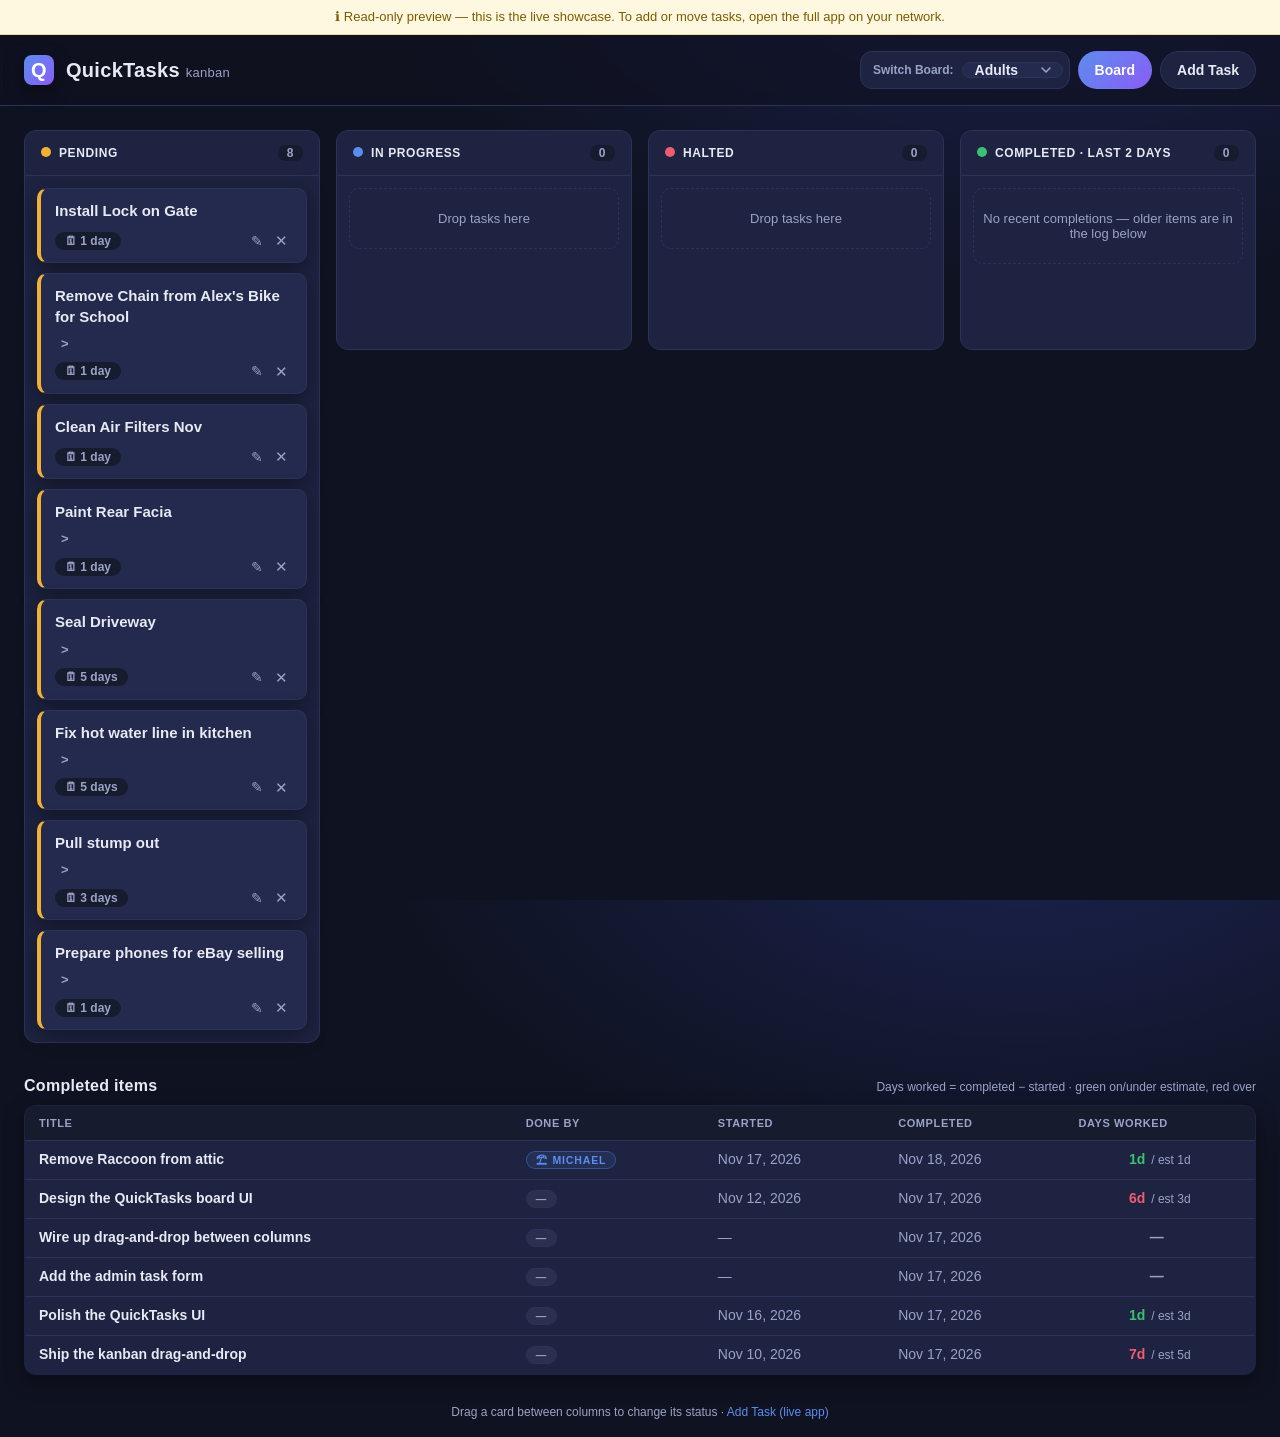
<file: index.html>
<!DOCTYPE html>
<html lang="en">
<head>
  <meta charset="utf-8" />
  <meta name="viewport" content="width=device-width, initial-scale=1" />
  <title>QuickTasks — Board</title>
  <link rel="stylesheet" href="css/style.css" />
</head>
<body>
  <header class="topbar">
    <div class="brand">
      <span class="logo">Q</span>
      <span>QuickTasks <span class="sub">kanban</span></span>
    </div>
    <nav class="nav">
      <div class="switcher" title="Switch between boards — each has its own tasks and settings">
        <label for="board-switch">Switch Board:</label>
        <select id="board-switch" aria-label="Switch board"></select>
      </div>
      <a href="index.html" class="active" id="nav-board">Board</a>
      <a href="admin.html" id="nav-add">Add Task</a>
    </nav>
  </header>

  <section class="points-banner" id="points" aria-label="Team points this week">
    <div class="points-card">
      <div class="points-left">
        <div class="points-label">⚡ Team Points · This Week</div>
        <div class="points-value">
          <span id="points-current">0.00</span>
          <span class="points-sep">/</span>
          <span id="points-goal">3.00</span>
          <span class="points-unit">pts</span>
          <span id="points-status" class="points-status"></span>
        </div>
      </div>
      <div class="points-middle" id="points-miles" aria-label="Milestone badges">
        <div class="points-miles-row">
          <div class="mile" data-m="25"><span class="ico">✓</span>25%</div>
          <div class="mile" data-m="50"><span class="ico">✓</span>50%</div>
          <div class="mile" data-m="75"><span class="ico">✓</span>75%</div>
          <div class="mile mile-final" data-m="100"><span class="ico">👑</span>100%</div>
          <!-- Bonus button: after 100%, lights up once the goal is met -->
          <span id="points-bonus-badge" class="points-bonus-badge" aria-label="Bonus points" hidden><span class="bonus-ico" aria-hidden="true">🎁</span><span class="bonus-val"></span></span>
        </div>
        <!-- Bonus prize previews: dimmed chips under the badges, above the meter. -->
        <div class="points-bonus" id="points-bonus" aria-label="Bonus prizes after goal" hidden>
          <div class="points-bonus-row" id="points-bonus-row"></div>
        </div>
      </div>
      <div class="points-right">
        <div class="points-remaining" id="points-remaining"></div>
        <div class="points-countdown" id="points-countdown"></div>
        <div class="points-ends" id="points-ends"></div>
      </div>
      <div class="points-bar" title="This week's team points toward the goal">
        <div class="points-fill" id="points-fill"></div>
      </div>
    </div>
  </section>

  <main class="board" id="board" aria-label="Task board">
    <!-- Columns are rendered by JS from the active board's config -->
  </main>

  <section class="log" aria-label="Completed items log">
    <div class="log-head">
      <h2>Completed items</h2>
      <span class="hint" id="log-hint">Worked = completed − started · green on/under estimate, red over</span>
    </div>
    <div id="log">
      <p class="log-empty">No completed items yet.</p>
    </div>
  </section>

  <footer class="foot">
    Drag a card between columns to change its status ·
    <a href="admin.html" id="foot-add">Add Task</a>
  </footer>

  <script>
    // ---- Board switching -----------------------------------------------------
    // Each board is its own JSON file (boards/<key>.json) with a `config`
    // block (units, allowed durations, completed window, poll, statuses) plus
    // its `tasks`. The registry (boards.json, via ?boards=1) lists the boards.
    const DEFAULT_CONFIG = {
      units: "days",
      durationOptions: [1, 2, 3, 4, 5],
      completedWindowDays: 2,
      pollMs: 15000,
      descMaxChars: 140,
      statuses: ["Pending", "InProgress", "Halted", "Completed"],
    };
    const DEFAULT_STATUSES = DEFAULT_CONFIG.statuses;
    const STATUS_LABELS = {
      Pending: "Pending",
      InProgress: "In Progress",
      Halted: "Halted",
      Completed: "Completed",
    };

    let config = Object.assign({}, DEFAULT_CONFIG);
    let STATUSES = [];
    let tasks = [];
    let currentBoard = DEFAULT_CONFIG.statuses ? "adults" : "adults";

    const apiUrl = (board) => "api.php?board=" + encodeURIComponent(board || currentBoard);

    // ---- Static / read-only fallback -------------------------------------
    // On a PHP-less host (GitHub Pages, a static file server, a downloaded copy)
    // api.php can't run, so the live API returns 404/415. Instead of showing an
    // empty board, load the committed JSON directly (boards.json + boards/*.json)
    // and lock the UI read-only. On a real PHP host this flag stays false and the
    // live API is used exactly as before.
    let STATIC = false;
    async function loadStatic(boardKey) {
      const reg = await fetch("boards.json", { cache: "no-store" }).then(r => r.json());
      const boards = reg.boards || [];
      const keys = boards.map(b => b.key);
      let key = keys.includes(boardKey) ? boardKey
            : (reg.default && keys.includes(reg.default) ? reg.default : (keys[0] || "adults"));
      const meta = boards.find(b => b.key === key) || {};
      const board = await fetch("boards/" + encodeURIComponent(key) + ".json", { cache: "no-store" })
        .then(r => r.json());
      return {
        key,
        board: { key, name: meta.name || board.config?.name || key },
        config: Object.assign({}, DEFAULT_CONFIG, board.config || {}),
        tasks: board.tasks || [],
        registry: { default: reg.default || key, boards },
      };
    }

    const statusLabel = (k) => STATUS_LABELS[k] || k;
    const boardParam = () => "?board=" + encodeURIComponent(currentBoard);

    // ---- Auto-scroll on drag -----------------------------------------------
    // The signal: the dragged card LEAVING its own column -- the moment its
    // source column's highlight disappears. A card can't enter a different
    // column's highlight if that column is scrolled off-screen, so we watch
    // the pointer instead: when the live drag position is no longer over the
    // source column, scroll the page smoothly back to the top so the other
    // buckets are visible for the drop. One-shot per drag.
    let scrollRAF = null;
    let activeSourceCol = null;
    let leftSource = false;

    // A "full browser" is the wide, side-by-side layout (> 900px, where the
    // columns sit tall and off-screen buckets need the scroll-to-top helper).
    // Below that (an iPhone / small viewport) the device auto-scrolls, so the
    // forced scroll-to-top must stay off.
    function isFullBrowser() {
      return window.innerWidth > 900;
    }

    function startAutoScrollToTop() {
      // A scroll is already running -- leave it; it will finish to the top.
      if (scrollRAF) return;
      const step = () => {
        const y = window.scrollY || document.documentElement.scrollTop;
        if (y <= 1) {                      // reached the top -> stop
          window.scrollTo(0, 0);
          scrollRAF = null;
          return;
        }
        const next = y - Math.max(6, Math.ceil(y * 0.14)); // ease-out
        window.scrollTo(0, next);
        scrollRAF = requestAnimationFrame(step);
      };
      scrollRAF = requestAnimationFrame(step);
    }

    function stopAutoScroll() {
      if (scrollRAF) {
        cancelAnimationFrame(scrollRAF);
        scrollRAF = null;
      }
    }

    document.addEventListener("dragover", (e) => {
      if (!activeSourceCol || leftSource) return;
      // The smooth scroll-to-top is a FULL-BROWSER convenience: on a wide layout
      // the columns stack tall and the other buckets can be off-screen, so when
      // the dragged card leaves the source column we bring them into view. On a
      // small/touch viewport (an iPhone) the device auto-scrolls as the finger
      // nears an edge, so we must NOT force a scroll-to-top here -- doing so yanks
      // the board up and the user has to scroll back down to find In Progress.
      if (isFullBrowser()) {
        const r = activeSourceCol.getBoundingClientRect();
        const inside =
          e.clientX >= r.left && e.clientX <= r.right &&
          e.clientY >= r.top  && e.clientY <= r.bottom;
        if (!inside) {
          leftSource = true;                 // highlight of the source just left
          startAutoScrollToTop();
        }
      }
    });
    // -----------------------------------------------------------------------

    const board = document.getElementById("board");
    const switcherEl = document.getElementById("board-switch");

    function esc(s) {
      return String(s).replace(/[&<>"']/g, c => (
        { "&": "&amp;", "<": "&lt;", ">": "&gt;", '"': "&quot;", "'": "&#39;" }[c]
      ));
    }

    function buildStatuses() {
      STATUSES = (config.statuses && config.statuses.length
        ? config.statuses
        : DEFAULT_STATUSES
      ).map((k) => ({ key: k, label: statusLabel(k) }));
    }

    // A completed card sits in the Completed column for the board's configured
    // window, then it lives on in the "Completed items" log only.
    function inCompletedWindow(t, now) {
      const ref = t.completed || t.created;
      if (!ref) return true; // no timestamp -> keep visible rather than hide
      // The window is the board's own `completedWindowDays` (per-board config, v1.28).
      // `?? default` keeps an explicit 0 valid (hide all from the column) instead of
      // silently falling back to 2 the way the old `|| 2` would have.
      const days = config.completedWindowDays ?? DEFAULT_CONFIG.completedWindowDays;
      const win = days * 86400000;
      return now - new Date(ref).getTime() <= win;
    }

    // Units-aware estimate badge: "🗓 3 days" for a days board, "⏱ 30 minutes" for
    // a minutes board.
    function unitWord(n) {
      if (config.units === "minutes") return n === 1 ? "minute" : "minutes";
      if (config.units === "hours")   return n === 1 ? "hour" : "hours";
      return n === 1 ? "day" : "days";
    }
    function durationBadge(d) {
      const n = Number(d) || 0;
      const icon = config.units === "minutes" ? "⏱" : (config.units === "hours" ? "🕒" : "🗓");
      return `<span class="days">${icon} ${n} ${unitWord(n)}</span>`;
    }

    // ---- Live InProgress timer -------------------------------------------
    // A stopwatch for any task sitting in InProgress. Format is hh:mm:ss.d
    // (deciseconds); leading zero groups are collapsed so 27.5s reads "27.5" and
    // 27m15.1s reads "27:15.1" (the examples Michael gave). The origin is the
    // task's `started` stamp (set on the Pending -> InProgress transition); a
    // missing/invalid one falls back to `created`, then to render time. The start
    // is stored on the pill as data-start so the single global 100ms ticker can
    // refresh every InProgress card in place -- no board rebuild per tick.
    function inprogressTimerPill(t) {
      let startMs = t.started ? Date.parse(String(t.started)) : NaN;
      if (isNaN(startMs) && t.created) startMs = Date.parse(String(t.created));
      if (isNaN(startMs)) startMs = Date.now();
      return `<span class="timer" data-start="${startMs}" title="Time in progress (since ${new Date(startMs).toLocaleTimeString()})"><span class="timer-dot"></span><span class="timer-val">0.0</span></span>`;
    }
    function fmtTimer(ms) {
      if (!(ms >= 0)) ms = 0;
      const totalDeci = Math.floor(ms / 100);   // whole deciseconds
      const d = totalDeci % 10;                 // the decisecond digit (0-9)
      const totalSec = Math.floor(totalDeci / 10);
      const s = totalSec % 60;
      const m = Math.floor(totalSec / 60) % 60;
      const h = Math.floor(totalSec / 3600);
      // Collapse leading zero groups: show hours only if > 0, minutes only if an
      // outer group is present. The seconds.decisecond is always the live group.
      if (h > 0) return h + ":" + String(m).padStart(2, "0") + ":" + String(s).padStart(2, "0") + "." + d;
      if (m > 0) return m + ":" + String(s).padStart(2, "0") + "." + d;
      return s + "." + d;
    }
    // One global ticker drives every InProgress pill in place. 100ms = one
    // decisecond, so the last digit visibly ticks. Elapsed is recomputed from the
    // absolute start time each tick, so it stays drift-free even if a frame slips.
    let timerTicker = null;
    function tickTimers() {
      const now = Date.now();
      document.querySelectorAll(".card .timer[data-start]").forEach((el) => {
        const start = Number(el.dataset.start) || now;
        const v = el.querySelector(".timer-val");
        if (v) v.textContent = fmtTimer(now - start);
      });
    }
    function startTimerTicker() {
      if (timerTicker) return;
      tickTimers();
      timerTicker = setInterval(tickTimers, 100);
    }

    function render() {
      board.innerHTML = "";
      const now = Date.now();
      STATUSES.forEach((s) => {
        let inStatus = tasks.filter(t => t.status === s.key);
        // Scheduled tasks: a task with a future canStartOnUTC stays in the JSON but
        // is hidden from its column until that time arrives. Once canStartOnUTC
        // passes it shows normally. Only affects Pending (a task that has
        // started/finished has no meaningful "can start on" gate).
        inStatus = inStatus.filter((t) => {
          if (t.status !== "Pending" || t.canStartOnUTC == null) return true;
          const gate = Date.parse(String(t.canStartOnUTC));
          return !(Number.isNaN(gate) ? false : gate > now);
        });
        // Completed column shows only the configured window; older ones move to the log.
        if (s.key === "Completed") {
          inStatus = inStatus.filter(t => inCompletedWindow(t, now));
          // v1.27: most-recently-completed on top. Sort by completed desc, tie
          // broken by created desc, so a task just completed always jumps to the
          // top and pushes the rest down (even when several share a timestamp).
          const ts = (x) => { const t = Date.parse(String(x.completed || x.created || "")); return Number.isNaN(t) ? 0 : t; };
          inStatus.sort((a, b) => ts(b) - ts(a));
        }
        const col = document.createElement("section");
        col.className = "column";
        col.dataset.status = s.key;

        // Header echoes the board's own window so the column label always matches
        // the filter above (per-board `completedWindowDays`, v1.28).
        const cwDays = config.completedWindowDays ?? DEFAULT_CONFIG.completedWindowDays;
        const headLabel = s.key === "Completed"
          ? `Completed · last ${cwDays} day${cwDays === 1 ? "" : "s"}`
          : s.label;
        col.innerHTML =
          `<div class="col-head">
             <span><span class="dot"></span>${esc(headLabel)}</span>
             <span class="count">${inStatus.length}</span>
           </div>
           <div class="col-body"></div>`;

        const body = col.querySelector(".col-body");
        if (inStatus.length === 0) {
          const hint = document.createElement("div");
          hint.className = "empty-hint";
          const olderCompleted = tasks.some(t => t.status === "Completed" && !inCompletedWindow(t, now));
          hint.textContent = (s.key === "Completed" && olderCompleted)
            ? "No recent completions — older items are in the log below"
            : "Drop tasks here";
          body.appendChild(hint);
        }
        inStatus.forEach((t) => body.appendChild(makeCard(t)));

        // Drop handling on the column.
        col.addEventListener("dragover", (e) => {
          e.preventDefault();
          e.dataTransfer.dropEffect = "move";
          col.classList.add("drop-hover");
        });
        col.addEventListener("dragleave", () => col.classList.remove("drop-hover"));
        col.addEventListener("drop", async (e) => {
          e.preventDefault();
          col.classList.remove("drop-hover");
          const id = e.dataTransfer.getData("text/plain");
          if (!id) return;
          const t = tasks.find(x => x.id === id);
          // Dropping a Pending task into In Progress asks who's doing it -- but
          // ONLY if it isn't already assigned. An already-assigned task just moves
          // (carrying its worker), no prompt.
          if (t && t.status === "Pending" && s.key === "InProgress" && !t.assignee) {
            await openAssigneeModal(id, "InProgress");
            return;
          }
          await moveTask(id, s.key);
        });

        board.appendChild(col);
      });
    }

    function makeCard(t) {
      const card = document.createElement("article");
      card.className = "card";
      card.draggable = true;
      card.dataset.id = t.id;
      const hasDesc = !!(t.description && String(t.description).trim());
      // Assignee tag: shown for any active task (so you always see who owns it),
      // or for a Pending task that already has a worker. Tapping it reassigns --
      // EXCEPT a Completed task: its owner is frozen, so the tag renders locked
      // (no pointer, no picker) the same way the edit pencil locks.
      const assignee = t.assignee || "";
      const showAssignee = assignee || t.status !== "Pending";
      const ownerLocked = t.status === "Completed";
      // Repeat chip: a small "↻ 07:00 daily" indicator when a task carries a repeat
      // spec, so a recurring chore reads as recurring at a glance. When the task has a
      // clock anchor (repeat.at), we show the wall-clock time it re-appears (drift-proof);
      // otherwise just the cadence. It is purely informational; the actual spawn happens
      // server-side on completion, and the spawned copy is unassigned.
      const rep = (t.repeat && typeof t.repeat === 'object') ? t.repeat : null;
      let repShort = '';
      let repTitle = '';
      if (rep) {
        const unitWord = ({hours:'hour', days:'day', weeks:'week'}[rep.unit] || rep.unit);
        const everyWord = rep.every + ' ' + unitWord + (Number(rep.every) === 1 ? '' : 's');
        repShort = rep.every + ' ' + ({hours:'h', days:'d', weeks:'w'}[rep.unit] || rep.unit);
        if (rep.at) {
          try {
            const atD = new Date(rep.at);
            const hh = String(atD.getHours()).padStart(2, '0');
            const mm = String(atD.getMinutes()).padStart(2, '0');
            // The chip template already prints the ↻ icon, so repShort carries only
            // the time + cadence (NO leading ↻) to avoid a double icon.
            repShort = hh + ':' + mm + ' ' + ({hours:'h', days:'d', weeks:'w'}[rep.unit] || rep.unit);
            repTitle = 'Re-appears at ' + hh + ':' + mm + ' every ' + everyWord +
                       ' — a new (unassigned) copy is created when this one is completed';
          } catch (e) { repTitle = 'Repeats every ' + everyWord; }
        } else {
          repTitle = 'Repeats every ' + everyWord + ' — a new (unassigned) copy is created when this one is completed';
        }
      }
      const repeatChip = rep
        ? `<span class="repeat-chip" title="${repTitle}">↻ ${repShort}</span>`
        : "";
      const assigneeTag = showAssignee
        ? `<div class="assignee ${ownerLocked ? 'locked' : assignee ? 'assigned' : 'unassigned'}" data-id="${esc(t.id)}" title="${ownerLocked ? 'Owner locked \u2014 a completed task\u2019s owner cannot be changed' : assignee ? 'Assigned to ' + esc(assignee) + ' \u2014 tap to change' : 'Unassigned \u2014 tap to assign'}"><span class="assignee-name">${assignee ? esc(assignee) : 'Unassigned'}</span></div>`
        : "";
      // Live InProgress timer pill (only for tasks currently in progress).
      const timerPill = t.status === "InProgress" ? inprogressTimerPill(t) : "";
      card.innerHTML =
        `${assigneeTag}
         <div class="title">${esc(t.title)}</div>
         ${hasDesc ? `<button class="desc-toggle" title="Show description" aria-label="Show description">&gt;</button>` : ""}
         ${hasDesc ? `<div class="desc" hidden>${esc(t.description)}</div>` : ""}
         <div class="meta">
           <span class="meta-left">
             ${timerPill}
             ${repeatChip}
             ${durationBadge(t.duration != null ? t.duration : t.days)}
           </span>
           <span class="meta-actions">
             ${t.status === "Pending"
               ? '<button class="edit" title="Edit task" aria-label="Edit task">✎</button>'
               : '<span class="edit locked" title="Locked — only Pending tasks can be edited" aria-label="Locked">🔒</span>'}
             ${t.status === "Completed"
               ? '<span class="del locked" title="Locked — completed tasks cannot be deleted" aria-label="Locked">🔒</span>'
               : '<button class="del" title="Delete task" aria-label="Delete task">✕</button>'}
           </span>
         </div>`;

      // Edit pencil -> the admin edit view, prepopulated with this task's id
      // and the current board. Only Pending tasks can be edited; anything else
      // shows a lock instead. NOTE: boardParam() begins with '?', so build the
      // query with & after the id (not a second ?), or the id gets corrupted.
      const editEl = card.querySelector(".edit");
      if (editEl && t.status === "Pending" && editEl.tagName === "BUTTON") {
        editEl.addEventListener("click", (e) => {
          e.stopPropagation();
          window.location.href = "admin.html?id=" + encodeURIComponent(t.id) + "&board=" + encodeURIComponent(currentBoard);
        });
        editEl.addEventListener("dragstart", (e) => e.stopPropagation());
      }

      // The ">" toggle shows/hides the description without starting a drag.
      const toggle = card.querySelector(".desc-toggle");
      if (toggle) {
        toggle.addEventListener("click", (e) => {
          e.stopPropagation();
          const d = card.querySelector(".desc");
          if (!d) return;
          d.hidden = !d.hidden;
          toggle.textContent = d.hidden ? "\u003e" : "\u25be"; // > when collapsed, ▾ when open
          toggle.title = d.hidden ? "Show description" : "Hide description";
        });
        toggle.addEventListener("dragstart", (e) => e.stopPropagation());
      }

      // Drag lifecycle: record this card's source column. The document-level
      // dragover watcher (above) starts the smooth scroll the moment the
      // pointer leaves that column's bounds -- i.e. when its highlight would
      // disappear -- so the other columns scroll into view for the drop.
      card.addEventListener("dragstart", (e) => {
        e.dataTransfer.setData("text/plain", t.id);
        e.dataTransfer.effectAllowed = "move";
        card.classList.add("dragging");
        activeSourceCol = card.closest(".column");
        leftSource = false;
        stopAutoScroll();
      });
      card.addEventListener("dragend", () => {
        card.classList.remove("dragging");
        stopAutoScroll();
        activeSourceCol = null;
        leftSource = false;
      });

      const delEl = card.querySelector(".del");
      if (delEl) {
        delEl.addEventListener("click", async (e) => {
          e.stopPropagation();
          // Delete lock: a completed task is permanent -- refuse (also enforced by api.php).
          if (t.status === "Completed") return;
          // Guard the permanent delete with a confirm modal.
          if (await confirmDelete(t)) await deleteTask(t.id);
        });
      }

      // Tapping the assignee tag opens the worker picker to reassign. It must not
      // start a card drag or trigger the delete/edit handlers, so stop everything.
      const assigneeEl = card.querySelector(".assignee");
      if (assigneeEl) {
        // Completed tasks carry the owner lock: the picker must not open.
        const completedLocked = t.status === "Completed";
        assigneeEl.addEventListener("click", (e) => {
          e.stopPropagation();
          if (completedLocked) return;
          // Reassigning keeps the task in its CURRENT column -- pass its live
          // status as the target so a tag tap never moves it elsewhere.
          const tt = tasks.find(x => x.id === t.id) || t;
          openAssigneeModal(t.id, tt.status);
        });
        assigneeEl.addEventListener("dragstart", (e) => e.stopPropagation());
      }
      return card;
    }

    async function load() {
      let data;
      try {
        const res = await fetch(apiUrl(currentBoard), { cache: "no-store" });
        if (!res.ok) throw new Error("HTTP " + res.status);
        data = await res.json();
      } catch (err) {
        // PHP isn't running here (GitHub Pages / static host). Fall back to the
        // committed JSON so the board still renders. Writes become read-only.
        STATIC = true;
        const s = await loadStatic(currentBoard);
        currentBoard = s.key;
        data = s;
        showReadOnlyBanner();
      }
      config = Object.assign({}, DEFAULT_CONFIG, data.config || {});
      tasks = data.tasks || [];
      buildStatuses();
      render();
      renderLog();
      renderPoints();
      document.title = "QuickTasks — " + (config.name || "Board");
    }

    // A small notice so a viewer on the static host knows edits won't stick.
    let readOnlyBannerEl = null;
    function showReadOnlyBanner() {
      if (readOnlyBannerEl) return;
      readOnlyBannerEl = document.createElement("div");
      readOnlyBannerEl.className = "readonly-banner";
      readOnlyBannerEl.textContent =
        "\u2139 Read-only preview \u2014 this is the live showcase. To add or move tasks, open the full app on your network.";
      document.body.insertBefore(readOnlyBannerEl, document.body.firstChild);
      const add = document.getElementById("foot-add");
      if (add) { add.textContent = "Add Task (live app)"; add.title = "Opens the live app on your network"; }
    }

    function fmtDate(s) {
      if (!s) return "—";
      const d = new Date(s);
      if (isNaN(d)) return "—";
      return d.toLocaleDateString(undefined, { year: "numeric", month: "short", day: "numeric" });
    }

    // Elapsed time from started to completed, in the board's own units
    // (minutes board -> minutes; days board -> whole calendar days).
    function workedInUnits(started, completed) {
      if (!started || !completed) return null;
      const ms = new Date(completed) - new Date(started);
      if (isNaN(ms)) return null;
      if (config.units === "minutes") return Math.max(0, Math.ceil(ms / 60000));
      if (config.units === "hours")   return Math.max(0, Math.ceil(ms / 3600000));
      return Math.max(0, Math.ceil(ms / 86400000));
    }
    function unitShort() {
      if (config.units === "minutes") return "m";
      if (config.units === "hours")   return "h";
      return "d";
    }
    function unitHeader() {
      if (config.units === "minutes") return "Minutes worked";
      if (config.units === "hours")   return "Hours worked";
      return "Days worked";
    }

    function renderLog() {
      const el = document.getElementById("log");
      const hint = document.getElementById("log-hint");
      if (hint) {
        hint.textContent = `${unitHeader()} = completed − started · green on/under estimate, red over`;
      }
      const done = tasks
        .filter(t => t.status === "Completed")
        .sort((a, b) => String(b.completed || b.created || "").localeCompare(String(a.completed || a.created || "")));

      if (done.length === 0) {
        el.innerHTML = '<p class="log-empty">No completed items yet.</p>';
        return;
      }

      const rows = done.map((t) => {
        const est = Number(t.duration != null ? t.duration : t.days) || 0;
        const dw = workedInUnits(t.started, t.completed);
        const u = unitShort();
        let cls, val, cmp;
        if (dw === null) {
          cls = "days-na"; val = "—"; cmp = "";
        } else if (dw <= est) {
          cls = "days-ok"; val = String(dw) + u; cmp = " / est " + est + u;
        } else {
          cls = "days-over"; val = String(dw) + u; cmp = " / est " + est + u;
        }
        // "Done by" column: a non-interactive bubble matching the card's owner
        // tag, shown when the task has an owner; a quiet dash when unassigned.
        const owner = (t.assignee || "").trim();
        const ownerCell = owner
          ? `<span class="log-owner" title="Done by ${esc(owner)}"><span class="log-owner-name">${esc(owner)}</span></span>`
          : `<span class="log-owner unassigned" title="No owner">—</span>`;
        return `
          <tr>
            <td class="c-title">${esc(t.title)}</td>
            <td class="c-owner">${ownerCell}</td>
            <td class="c-date">${fmtDate(t.started)}</td>
            <td class="c-date">${fmtDate(t.completed)}</td>
            <td class="c-num"><span class="days-cell ${cls}">${val}<span class="est">${cmp}</span></span></td>
          </tr>`;
      }).join("");

      el.innerHTML =
        `<table class="log-table">
           <thead>
             <tr>
               <th>Title</th>
               <th>Done by</th>
               <th>Started</th>
               <th>Completed</th>
               <th>${esc(unitHeader())}</th>
             </tr>
           </thead>
           <tbody>${rows}</tbody>
         </table>`;
    }

    async function moveTask(id, status, assignee) {
      if (STATIC) {
        alert("Read-only preview \u2014 task changes are only available in the live app.");
        return;
      }
      const t = tasks.find(x => x.id === id);
      if (!t) return;
      const prevStatus = t.status;
      const prevAssignee = t.assignee;
      // Capture the lifecycle stamps too, so a failed PATCH can roll them back.
      const prevStarted = t.started;
      const prevCompleted = t.completed;
      const changingStatus = status !== undefined && status !== null && t.status !== status;
      const changingAssignee = assignee !== undefined && (assignee || null) !== (t.assignee || null);
      if (!changingStatus && !changingAssignee) return; // nothing to do
      // ---- Optimistic update (mirrors the server's lifecycle stamping) ----
      // Stamp `started`/`completed` exactly the way api.php does, so the card's
      // in-progress timer starts at ~0 right away. Without this the pill falls
      // back to the task's `created` time and flashes a huge elapsed value
      // ("38:22:30.6" for a task moved 11 seconds ago) until the next poll.
      const nowISO = new Date().toISOString();
      if (changingStatus) {
        t.status = status;
        if (status === "InProgress" && prevStatus !== "InProgress") t.started = nowISO;
        if (status === "Pending") delete t.started;
        if (status === "Completed") t.completed = nowISO;
      }
      if (changingAssignee) t.assignee = assignee || null;
      render();
      try {
        const body = { id };
        if (changingStatus) body.status = status;
        if (changingAssignee) body.assignee = assignee || ""; // "" clears server-side
        const r = await fetch(apiUrl(currentBoard), {
          method: "PATCH",
          headers: { "Content-Type": "application/json" },
          body: JSON.stringify(body),
        });
        const data = await r.json().catch(() => ({}));
        if (!r.ok) throw new Error(data.error || ("PATCH failed " + r.status));
        // Reconcile the card with the server's authoritative task so the
        // optimistic stamps match exactly what was written.
        if (data.task) Object.assign(t, data.task);
        // A repeating task that just completed spawns a fresh Pending copy; add
        // it now so the board shows it instead of waiting for the next poll.
        if (data.spawned && data.spawned.id) tasks.push(data.spawned);
        render();
      } catch (err) {
        // Roll back EVERYTHING we changed optimistically.
        t.status = prevStatus;
        t.assignee = prevAssignee;
        if (prevStarted === undefined) delete t.started; else t.started = prevStarted;
        if (prevCompleted === undefined) delete t.completed; else t.completed = prevCompleted;
        render();
        alert("Could not update task: " + err.message);
      }
    }

    async function deleteTask(id) {
      if (STATIC) {
        alert("Read-only preview \u2014 task changes are only available in the live app.");
        return;
      }
      // Delete lock (defense in depth; api.php enforces it too): a completed task
      // is permanent, so never even attempt to delete it from the client.
      const t = tasks.find(x => x.id === id);
      if (t && t.status === "Completed") {
        alert("Cannot delete \u2014 a completed task is locked and permanent.");
        return;
      }
      const r = await fetch(apiUrl(currentBoard) + "&id=" + encodeURIComponent(id), { method: "DELETE" });
      if (!r.ok) { alert("Could not delete task."); return; }
      tasks = tasks.filter(t => t.id !== id);
      render();
    }

    // ---- Board switcher ------------------------------------------------------
    async function initSwitcher() {
      // Which board is active? URL wins, then the last one you picked, then the registry default.
      const params = new URLSearchParams(location.search);
      const fromUrl = params.get("board");
      const saved = localStorage.getItem("qt.board");
      let active = fromUrl || saved || "adults";

      let registry;
      try {
        const res = await fetch("api.php?boards=1", { cache: "no-store" });
        if (!res.ok) throw new Error("HTTP " + res.status);
        registry = await res.json();
      } catch (err) {
        // Static host: pull the registry from the committed boards.json.
        STATIC = true;
        registry = (await loadStatic(active)).registry;
      }
      try {
        const boards = registry.boards || [];
        const keys = boards.map(b => b.key);
        if (!keys.includes(active)) {
          active = (registry.default && keys.includes(registry.default)) ? registry.default : (keys[0] || "adults");
        }
        currentBoard = active;
        switcherEl.innerHTML = boards.map(b =>
          `<option value="${esc(b.key)}">${esc(b.name)}</option>`
        ).join("");
        switcherEl.value = currentBoard;

        switcherEl.addEventListener("change", () => {
          currentBoard = switcherEl.value;
          localStorage.setItem("qt.board", currentBoard);
          // Full reload so the new board's config + tasks load cleanly.
          const url = new URL(location.href);
          url.searchParams.set("board", currentBoard);
          location.href = url.pathname + url.search;
        });
      } catch (err) {
        // No registry / API down: keep the default board name, single option.
        switcherEl.innerHTML = `<option value="adults">Adults</option>`;
        currentBoard = "adults";
      }

      // Point the nav / footer "Add Task" links at the active board so the
      // admin form adds to the right board.
      document.getElementById("nav-add").href = "admin.html" + boardParam();
      document.getElementById("foot-add").href = "admin.html" + boardParam();
      document.getElementById("nav-board").href = "index.html" + boardParam();
    }

    // ---- Assignee (worker) modal -------------------------------------------
    // A quick "who's doing this?" picker shown when a Pending task is dropped
    // into In Progress, and when tapping an existing card's assignee tag.
    // Buttons = one per worker on the current board (from config.workers).
    let assigneeResolve = null; // resolve() for the in-flight picker
    function openAssigneeModal(taskId, targetStatus) {
      const t = tasks.find(x => x.id === taskId);
      if (!t) return Promise.resolve();
      const workers = Array.isArray(config.workers) ? config.workers.slice() : [];
      // No workers configured for this board: nothing to pick, just move it.
      if (workers.length === 0) {
        return Promise.resolve().then(() => moveTask(taskId, targetStatus || "InProgress"));
      }
      ensureModalMarkup();
      const modal = document.getElementById("assignee-modal");
      const grid = document.getElementById("assignee-grid");
      const title = document.getElementById("assignee-title");
      const close = document.getElementById("assignee-cancel");
      const cur = t.assignee || "";
      title.innerHTML = "Who is doing <strong>\u201c" + esc(t.title) + "\u201d</strong>?";
      grid.innerHTML = workers.map((w) =>
        `<button type="button" class="assignee-btn${cur === w ? " current" : ""}" data-worker="${esc(w)}">${esc(w)}${cur === w ? " \u2713" : ""}</button>`
      ).join("");
      modal.classList.add("open");

      const cleanup = () => {
        modal.classList.remove("open");
        document.removeEventListener("keydown", onKey);
        assigneeResolve = null;
      };
      const pick = (worker) => {
        const resolve = assigneeResolve;
        cleanup();
        // Picking a worker STARTS the task: move it to the target status and
        // attach the worker in one PATCH.
        moveTask(taskId, targetStatus || "InProgress", worker);
        if (resolve) resolve(worker);
      };
      const cancel = () => {
        const resolve = assigneeResolve;
        cleanup();
        // Cancelled -> don't start it; leave the task where it was (Pending).
        if (resolve) resolve(null);
      };
      grid.querySelectorAll(".assignee-btn").forEach((btn) =>
        btn.addEventListener("click", () => pick(btn.dataset.worker))
      );
      close.onclick = cancel;
      modal.onclick = (e) => { if (e.target === modal) cancel(); };
      const onKey = (e) => { if (e.key === "Escape") cancel(); };
      document.addEventListener("keydown", onKey);

      return new Promise((resolve) => { assigneeResolve = resolve; });
    }

    function ensureModalMarkup() {
      if (document.getElementById("assignee-modal")) return;
      const m = document.createElement("div");
      m.className = "assignee-overlay";
      m.id = "assignee-modal";
      m.innerHTML =
        `<div class="assignee-card" role="dialog" aria-modal="true" aria-labelledby="assignee-title">
           <h2 id="assignee-title" class="assignee-h">Who is doing this?</h2>
           <div class="assignee-grid" id="assignee-grid"></div>
           <div class="assignee-actions">
             <button type="button" class="btn secondary" id="assignee-cancel">Cancel</button>
           </div>
         </div>`;
      document.body.appendChild(m);
    }

    // ---- Delete-confirm modal ------------------------------------------
    // Guards the permanent delete on a card's X with an explicit yes/no.
    // Reuses the assignee overlay + card styling so it looks like the house
    // dialog; adds a destructive (red) confirm button.
    function confirmDelete(t) {
      ensureDeleteModalMarkup();
      const modal = document.getElementById("delete-modal");
      const title = document.getElementById("delete-title");
      const ok = document.getElementById("delete-yes");
      const no = document.getElementById("delete-no");
      title.innerHTML = "Are you sure you want to delete task: <strong>\u201c" + esc(t.title) + "\u201d</strong>?";
      modal.classList.add("open");

      let settled = false;
      let resolve = () => {};
      const finish = (result) => {
        if (settled) return;
        settled = true;
        modal.classList.remove("open");
        document.removeEventListener("keydown", onKey);
        resolve(result);
      };
      const onKey = (e) => { if (e.key === "Escape") finish(false); };
      document.addEventListener("keydown", onKey);
      ok.onclick = () => finish(true);
      no.onclick = () => finish(false);
      modal.onclick = (e) => { if (e.target === modal) finish(false); };
      // Focus the cancel button so a stray Enter can't delete by accident.
      no.focus();

      return new Promise((r) => { resolve = r; });
    }

    function ensureDeleteModalMarkup() {
      if (document.getElementById("delete-modal")) return;
      const m = document.createElement("div");
      m.className = "assignee-overlay";
      m.id = "delete-modal";
      m.innerHTML =
        `<div class="assignee-card" role="dialog" aria-modal="true" aria-labelledby="delete-title">
           <h2 id="delete-title" class="assignee-h"></h2>
           <div class="assignee-actions" style="gap:10px;justify-content:center">
             <button type="button" class="btn secondary" id="delete-no">No, Go Back</button>
             <button type="button" class="btn danger" id="delete-yes">Yes, Delete</button>
           </div>
         </div>`;
      document.body.appendChild(m);
    }

    async function bootstrap() {
      await initSwitcher();
      await load();
      startPointsTimer();
      // One global 100ms ticker keeps every InProgress timer pill live. Guarded
      // on !STATIC so the read-only static showcase never shows a forward-running
      // stopwatch off a stale `started` timestamp.
      if (!STATIC) startTimerTicker();
    }

    // ---- Team points -------------------------------------------------------
    // One point per hour of tasks done, aggregated across the whole team
    // (no per-person scores, so nobody competes). A task's hours = its
    // duration, converted to the board's units (minutes/60, hours as-is,
    // days*24). Only tasks COMPLETED this week count. The week window runs
    // Monday 00:01 -> Sunday 23:59 in the viewer's local time. The weekly
    // target lives in config.pointGoal; 0 (or unset) hides the whole thing.
    let pointsTimer = null;

    function weekBounds(now) {
      const d = new Date(now);
      const dow = d.getDay();                 // 0=Sun .. 6=Sat
      const diffToMon = (dow + 6) % 7;        // days since Monday
      const start = new Date(d);
      start.setDate(d.getDate() - diffToMon);
      start.setHours(0, 1, 0, 0);            // Monday 12:01 AM
      const end = new Date(start);
      end.setDate(start.getDate() + 6);
      end.setHours(23, 59, 59, 999);         // Sunday 11:59 PM
      return { start, end };
    }

    function durationToHours(t) {
      const d = Number(t.duration != null ? t.duration : t.days) || 0;
      if (config.units === "minutes") return d / 60;
      if (config.units === "hours")   return d;
      return d * 24;                          // days
    }

    function computeWeekPoints(now) {
      const { start, end } = weekBounds(now);
      const lo = start.getTime(), hi = end.getTime();
      let hours = 0;
      tasks.forEach((t) => {
        if (t.status !== "Completed") return;
        const ref = t.completed || t.created;
        if (!ref) return;
        const ts = new Date(ref).getTime();
        if (isNaN(ts) || ts < lo || ts > hi) return;
        hours += durationToHours(t);
      });
      return hours;
    }

    function fmtCd(ms) {
      if (ms <= 0) return "0d 00h 00m 00s";
      const s = Math.floor(ms / 1000);
      const days = Math.floor(s / 86400);
      const hrs  = Math.floor((s % 86400) / 3600);
      const mins = Math.floor((s % 3600) / 60);
      const secs = s % 60;
      const p = (n) => String(n).padStart(2, "0");
      return `${days}d ${p(hrs)}h ${p(mins)}m ${p(secs)}s`;
    }

    function renderPoints() {
      const banner = document.getElementById("points");
      if (!banner) return;

      const goal = Number(config.pointGoal || 0);
      if (!goal || goal <= 0) {              // no goal set -> hide the banner
        banner.hidden = true;
        return;
      }
      banner.hidden = false;

      const now = new Date();
      const { end } = weekBounds(now);
      const pts = computeWeekPoints(now);
      const goalR = Math.round(goal * 100) / 100;
      const curR  = Math.round(pts * 100) / 100;
      const remaining = Math.max(0, goalR - curR);

      // Banner values.
      document.getElementById("points-current").textContent = curR.toFixed(2);
      document.getElementById("points-goal").textContent = goalR.toFixed(2);

      const pct = Math.max(0, Math.min(100, goalR ? (pts / goalR) * 100 : 0));
      const fill = document.getElementById("points-fill");
      fill.style.width = pct.toFixed(1) + "%";
      fill.classList.toggle("over", curR >= goalR);

      // Milestone badges (25/50/75/100%) live in .points-middle; light each as
      // its threshold is reached. The whole banner is already hidden when the
      // goal is 0, so no separate hide is needed here.
      const miles = document.getElementById("points-miles");
      if (miles) {
        miles.querySelectorAll(".mile").forEach((m) => {
          const mark = Number(m.getAttribute("data-m"));
          m.classList.toggle("lit", pct >= mark);
        });
      }

      const status = document.getElementById("points-status");
      if (curR >= goalR) {
        status.textContent = "\u2713 Goal reached";
        status.className = "points-status on-goal";
      } else {
        status.textContent = remaining.toFixed(2) + " to go";
        status.className = "points-status under";
      }

      const rem = document.getElementById("points-remaining");
      if (curR >= goalR) {
        rem.textContent = "Goal reached \u2014 \u2713";
        rem.classList.add("met");
      } else {
        rem.textContent = remaining.toFixed(2) + " pts to go";
        rem.classList.remove("met");
      }

      const leftMs = end.getTime() - now.getTime();
      document.getElementById("points-countdown").textContent =
        leftMs > 0 ? ("\u23F3 " + fmtCd(leftMs)) : "Week complete";
      document.getElementById("points-ends").textContent =
        "Resets Monday " + end.toLocaleDateString(undefined, { month: "short", day: "numeric" });

      // ---- Bonus prizes (post-goal) ---------------------------------------
      // After the team clears the 100% goal, the prize chips reveal as the
      // team's points cross each threshold. Thresholds are deterministic:
      // prize i unlocks at goal * (1 + 0.10*(i+1)) -> 110% / 120% / 130% of the
      // weekly goal. No random draw (Michael 2026-11-21: a lottery can take a
      // prize the kids already earned, which causes far more trouble than a
      // clean number ever did).
      // No prizes configured -> the whole section is hidden.
      renderBonusPrizes(pts, goalR);
    }

    // Build the dimmed-then-lit prize chips once, then toggle their "lit"
    // state in place as points cross each threshold. Cheap: only the
    // class list changes on the 1s timer.
    let bonusEl = null, bonusBuiltFor = "";

    // ---- Bonus thresholds (escalating ladder, no lottery) -----------------
    // BUG FIX (2026-11-21): the old normPrizes() defaulted missing thresholds
    // to goal + (i+1) - whole numbers - so prize 2 sat at a suspiciously clean
    // "0.92 to go". An earlier patch drew a random bonus roll per week, but a
    // lottery can revoke a prize the kids already unlocked, so it is removed.
    // The rule is now Michael's escalation ladder: each prize costs 10% / 30%
    // / 60% ... of the weekly goal in EXTRA points past the goal, so the price
    // of each prize climbs steeply and the numbers never land on a suspicious
    // round figure. Over a goal of 10:
    //   prize 1 = goal +10% = 11.00  (1 extra point)
    //   prize 2 = goal +30% = 13.00  (2 more points after prize 1)
    //   prize 3 = goal +60% = 16.00  (3 more points after prize 2)
    // "Points to go" is always measured from what is already banked, so at
    // 11.08 pts prize 2 reads "1.92 to go" and prize 3 "4.92 to go" - which is
    // the "it's counting the points they already earned" behaviour Michael
    // confirmed he wants. Comparison uses the unrounded value so nothing
    // drifts as the week progresses.
    const BONUS_LADDER = [0.10, 0.30, 0.60];        // +10%, +30%, +60% of goal
    function bonusSpecThreshold(goal, i) {
      const pct = BONUS_LADDER[i] != null ? BONUS_LADDER[i]
                                          : BONUS_LADDER[BONUS_LADDER.length - 1] * (i + 1);
      return goal * (1 + pct);                      // 110% / 130% / 160%, ...
    }

    // Normalize the raw config.bonusPrizes into [{text, threshold}].
    // Priority: an explicit per-prize threshold in the config (honored for
    // boards that hand-set one) > the ladder value goal * (1 + BONUS_LADDER[i]).
    function normPrizes(raw, goalR) {
      const out = [];
      const push = (p, i) => {
        if (typeof p === "string") out.push({ text: p, threshold: null });
        else if (p && typeof p === "object") {
          out.push({ text: p.text || "", threshold: (p.threshold != null ? Number(p.threshold) : null) });
        }
      };
      if (typeof raw === "string") push(raw, 0);
      else if (Array.isArray(raw)) raw.forEach((p, i) => push(p, i));
      else if (raw && raw.text) push(raw, 0);
      out.forEach((p, i) => {
        if (p.threshold == null || isNaN(p.threshold)) {
          p.threshold = bonusSpecThreshold(goalR, i);   // +10% / +30% / +60%
        }
      });
      return out;
    }
    function renderBonusPrizes(pts, goalR) {
      const host = document.getElementById("points-bonus");
      if (!host) return;
      const prizes = normPrizes(config.bonusPrizes, goalR);
      const excess = pts - goalR;               // points past the goal
      if (!prizes.length || excess <= 0) {
        host.hidden = true;
        return;
      }
      host.hidden = false;
      // Bonus badge: a very appealing "Bonus - .NN" for the current overage.
      // Shown in the banner's status slot once the goal is met so it reads as
      // the team's headline reward number.
      const bonusBadge = document.getElementById("points-bonus-badge");
      if (bonusBadge) {
        bonusBadge.hidden = false;
        bonusBadge.querySelector(".bonus-val").textContent =
          "Bonus - " + excess.toFixed(2);
        bonusBadge.title = "Bonus points past the goal: " + excess.toFixed(2);
      }
      // Build (or rebuild if the prize list changed) the chip row.
      const row = host.querySelector("#points-bonus-row");
      const key = prizes.map((p) => p.text + "@" + p.threshold).join("\u241f");
      if (!row || bonusBuiltFor !== key) {
        bonusBuiltFor = key;
        row.innerHTML = "";
        prizes.forEach((p, i) => {
          const chip = document.createElement("div");
          chip.className = "bonus-chip locked";
          chip.dataset.idx = String(i);
          chip.innerHTML =
            '<span class="bonus-num">' + (i + 1) + '</span>' +
            '<span class="bonus-ico" aria-hidden="true">🎁</span>' +
            '<span class="bonus-lock" aria-hidden="true">🔒</span>' +
            '<span class="bonus-text"></span>' +
            '<span class="bonus-need"></span>';
          chip.querySelector(".bonus-text").textContent = p.text;
          row.appendChild(chip);
        });
      }
      // Reveal per prize threshold: prize i lights when pts >= threshold[i]
      // (goal +10% / +30% / +60%, unless the board hand-sets one).
      // "Points to go" is shown on the NEXT pending prize only (its own
      // chip), not on every locked one.
      row.querySelectorAll(".bonus-chip").forEach((chip) => {
        const idx = Number(chip.dataset.idx);
        const on = pts >= prizes[idx].threshold - 1e-9;
        chip.classList.toggle("lit", on);
        chip.classList.toggle("locked", !on);
        const need = chip.querySelector(".bonus-need");
        if (on) {
          chip.title = "Earned: " + prizes[idx].text;
          if (need) need.textContent = "";
        } else {
          const toGo = prizes[idx].threshold - pts;
          chip.title = "Bank " + toGo.toFixed(2) + " more point" +
            (toGo > 1.0001 ? "s" : "") + " to unlock " + prizes[idx].text;
          if (need) {
            // Show the remaining points on the next pending prize only.
            const isNext = idx === prizes.findIndex((p) => pts < p.threshold - 1e-9);
            need.textContent = isNext ? (toGo.toFixed(2) + " to go") : "";
          }
        }
      });
    }

    function startPointsTimer() {
      if (pointsTimer) return;
      pointsTimer = setInterval(renderPoints, 1000);  // keep the countdown live
    }

    bootstrap();
    // Refresh on the active board's configured interval so other tabs stay in sync.
    // Skipped on the static/read-only host (no live API to poll).
    setInterval(() => {
      if (STATIC) return;
      fetch(apiUrl(currentBoard), { cache: "no-store" })
        .then(r => r.json())
        .then(d => {
          config = Object.assign({}, DEFAULT_CONFIG, d.config || {});
          tasks = d.tasks || [];
          buildStatuses();
          render();
          renderLog();
          renderPoints();
        })
        .catch(() => {});
    }, config.pollMs || 15000);
  </script>
</body>
</html>
</file>
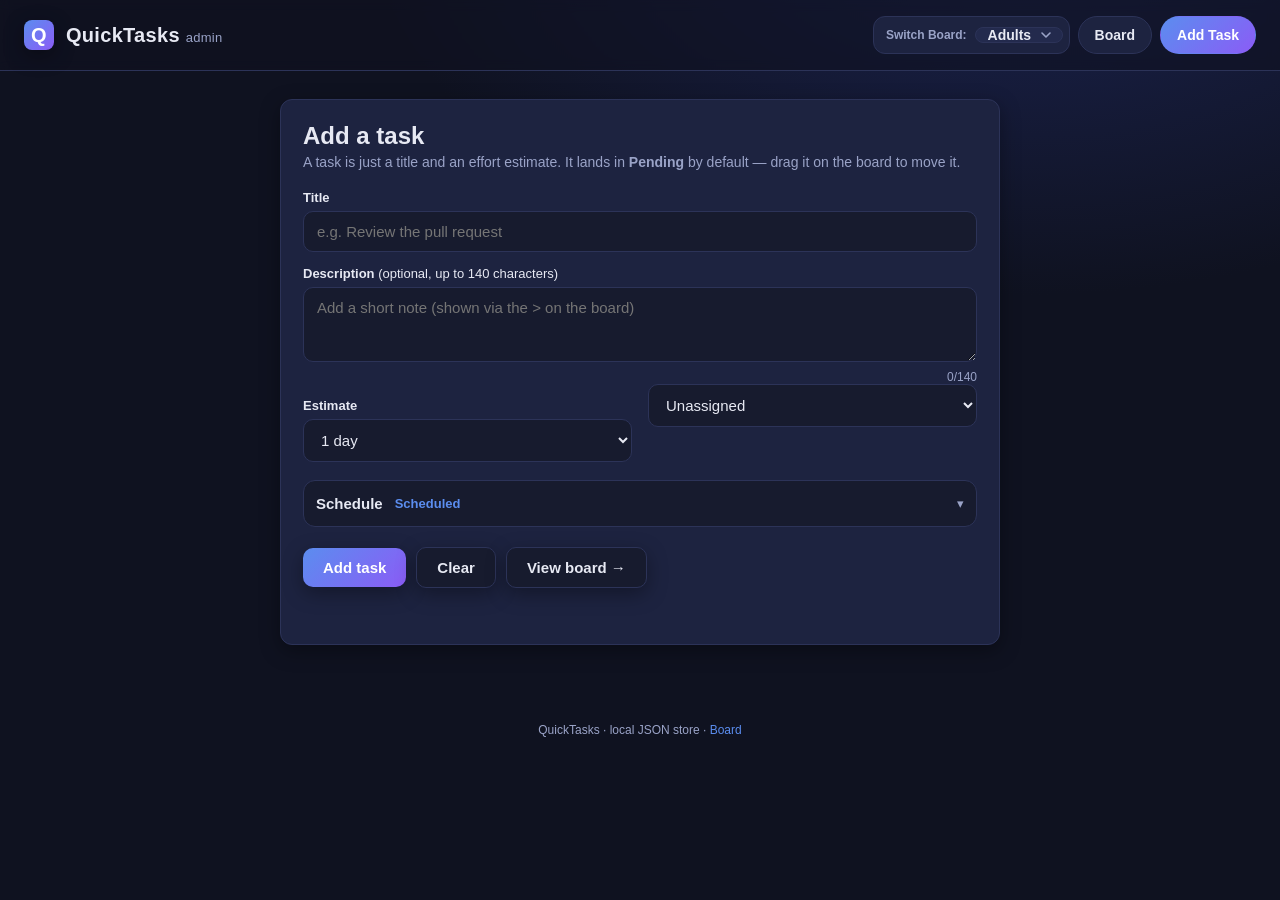
<file: admin.html>
<!DOCTYPE html>
<html lang="en">
<head>
  <meta charset="utf-8" />
  <meta name="viewport" content="width=device-width, initial-scale=1" />
  <title>QuickTasks — Admin</title>
  <link rel="stylesheet" href="css/style.css" />
</head>
<body>
  <header class="topbar">
    <div class="brand">
      <span class="logo">Q</span>
      <span>QuickTasks <span class="sub">admin</span></span>
    </div>
    <nav class="nav">
      <div class="switcher" title="Switch between boards — each has its own tasks and settings">
        <label for="board-switch">Switch Board:</label>
        <select id="board-switch" aria-label="Switch board"></select>
      </div>
      <a href="index.html" id="nav-board">Board</a>
      <a href="admin.html" class="active" id="nav-add">Add Task</a>
    </nav>
  </header>

  <main class="wrap">
    <div class="panel">
      <h1 class="page-title" id="form-title">Add a task</h1>
      <p class="lede" id="form-lede">A task is just a title and an effort estimate. It lands in <strong>Pending</strong> by default — drag it on the board to move it.</p>

      <form id="task-form" autocomplete="off">
        <input type="hidden" id="edit-id" value="" />

        <label for="title">Title</label>
        <input type="text" id="title" name="title" placeholder="e.g. Review the pull request" maxlength="500" required />

        <label for="description">Description <span class="lede" style="font-weight:500" id="desc-limit">(optional, up to 140 characters)</span></label>
        <textarea id="description" name="description" rows="3" maxlength="140" placeholder="Add a short note (shown via the > on the board)"></textarea>
        <div class="charcount"><span id="desc-count">0</span><span id="desc-total">/140</span></div>

        <div class="row">
          <div>
            <label for="days" id="days-label">Estimate</label>
            <select id="days" name="days"><!-- options filled by JS from the board config --></select>
          </div>
          <div>
            <label for="assignee" id="assignee-label">Assigned to</label>
            <select id="assignee" name="assignee"><option value="">Unassigned</option></select>
          </div>
        </div>

        <!-- Scheduling: one quiet control, collapsed by default. "None" = create now,
             no repeat. Tapping the toggle reveals two rows: when it first appears
             (Can start on, defaults to now) and how often it repeats (Repeat). When
             Repeat is ON, "Can start on" also becomes the task's CLOCK ANCHOR:
             a completed repeating task re-appears at that same wall-clock time
             (drift-proof) rather than creeping later each day. If the anchor is left
             at "now", it appears immediately and then locks onto the clock. The
             spawned copy is always UNASSIGNED. -->
        <div class="schedule" id="schedule" data-open="0">
          <button type="button" class="schedule-toggle" id="schedule-toggle" aria-expanded="false">
            <span class="sched-label">Schedule</span>
            <span class="sched-state" id="schedule-state">None</span>
            <span class="sched-chevron" id="schedule-chevron">&#x25BE;</span>
          </button>
          <div class="sched-body" id="sched-body" hidden>
            <div class="sched-row">
              <label for="canStartOnUTC">Can start on</label>
              <input type="datetime-local" id="canStartOnUTC" name="canStartOnUTC" />
              <span class="sched-hint" id="canStartOnUTC-hint">default: now</span>
            </div>
            <div class="sched-row sched-row-repeat">
              <label for="repeatEvery" class="sched-repeat-label">Repeat</label>
              <span class="repeat-toggle" id="repeat-toggle" data-on="0">
                <span class="repeat-dot"></span><span class="repeat-state">off</span>
              </span>
              <span class="repeat-spec">
                <input type="number" id="repeatEvery" name="repeatEvery" min="1" max="999" value="1" disabled />
                <span class="repeat-every-word">every</span>
                <select id="repeatUnit" name="repeatUnit" disabled>
                  <option value="hours">hour</option>
                  <option value="days" selected>day</option>
                  <option value="weeks">week</option>
                </select>
              </span>
            </div>
            <p class="sched-note" id="sched-note" hidden>On complete, a new (unassigned) copy is created, hidden until its date.</p>
          </div>
        </div>

        <div class="actions">
          <button type="submit" class="btn" id="btn-submit">Add task</button>
          <a href="index.html" class="btn secondary" id="btn-cancel">Clear</a>
          <a href="index.html" class="btn secondary" id="btn-board">View board →</a>
        </div>
        <div class="msg" id="msg" role="status" aria-live="polite"></div>
      </form>
    </div>
  </main>

  <footer class="foot">QuickTasks · local JSON store · <a href="index.html" id="foot-board">Board</a></footer>

  <script>
    const DEFAULT_CONFIG = {
      units: "days",
      durationOptions: [1, 2, 3, 4, 5],
      completedWindowDays: 2,
      pollMs: 15000,
      descMaxChars: 140,
      statuses: ["Pending", "InProgress", "Halted", "Completed"],
    };

    let config = Object.assign({}, DEFAULT_CONFIG);
    let STATUSES = DEFAULT_CONFIG.statuses.slice();
    let currentBoard = "adults";

    const form = document.getElementById("task-form");
    const msg = document.getElementById("msg");
    const switcherEl = document.getElementById("board-switch");
    const daysEl = document.getElementById("days");
    const daysLabelEl = document.getElementById("days-label");
    const assigneeEl = document.getElementById("assignee");
    const assigneeLabelEl = document.getElementById("assignee-label");
    const descLimitEl = document.getElementById("desc-limit");
    const descTotalEl = document.getElementById("desc-total");
    const descCount = document.getElementById("desc-count");
    const navBoard = document.getElementById("nav-board");
    const navAdd = document.getElementById("nav-add");
    const footBoard = document.getElementById("foot-board");

    // ---- Scheduling control (repeating + "can start on" clock anchor) ----
    // Collapsed by default. "None" = create now, no repeat. Tapping the toggle
    // reveals two rows: Can start on (datetime-local, defaults to now) and a
    // Repeat toggle with Every [n] [unit]. On submit we send canStartOnUTC + repeat
    // only when they're meaningful, so a plain task gains neither key. When Repeat
    // is ON, the Can start on value is also sent as repeat.at -- the clock anchor
    // the server uses to re-appear the task at a fixed time instead of drifting.
    const scheduleEl = document.getElementById("schedule");
    const scheduleToggle = document.getElementById("schedule-toggle");
    const scheduleState = document.getElementById("schedule-state");
    const scheduleChevron = document.getElementById("schedule-chevron");
    const schedBody = document.getElementById("sched-body");
    const canStartOnUTCEl = document.getElementById("canStartOnUTC");
    const canStartOnUTCHint = document.getElementById("canStartOnUTC-hint");
    const repeatToggle = document.getElementById("repeat-toggle");
    const repeatEveryEl = document.getElementById("repeatEvery");
    const repeatUnitEl = document.getElementById("repeatUnit");
    const schedNote = document.getElementById("sched-note");

    // Convert a UTC ISO string to the value a <input type=datetime-local> expects
    // (YYYY-MM-DDTHH:mm, in LOCAL time). Returns "" for blank/invalid.
    function isoToLocalInput(iso) {
      if (!iso) return "";
      const d = new Date(iso);
      if (isNaN(d.getTime())) return "";
      const pad = (n) => String(n).padStart(2, "0");
      return d.getFullYear() + "-" + pad(d.getMonth() + 1) + "-" + pad(d.getDate()) +
             "T" + pad(d.getHours()) + ":" + pad(d.getMinutes());
    }
    // Current local time as a datetime-local value (the "default: now" value).
    function localNowInput() {
      const d = new Date();
      const pad = (n) => String(n).padStart(2, "0");
      return d.getFullYear() + "-" + pad(d.getMonth() + 1) + "-" + pad(d.getDate()) +
             "T" + pad(d.getHours()) + ":" + pad(d.getMinutes());
    }
    // Whether the schedule control currently represents "something" (a future gate
    // or an active repeat). If not, we send nothing and the task is a plain one.
    function scheduleHasValue() {
      const hasGate = canStartOnUTCEl.value !== "";
      const hasRepeat = repeatToggle.dataset.on === "1";
      return hasGate || hasRepeat;
    }
    function renderScheduleState() {
      // The state pill + note reflect the current combination.
      const hasGate = canStartOnUTCEl.value !== "";
      const on = repeatToggle.dataset.on === "1";
      let s = "None";
      if (on && hasGate) s = "Repeat + scheduled";
      else if (on) s = "Repeats";
      else if (hasGate) s = "Scheduled";
      scheduleState.textContent = s;
      scheduleState.dataset.active = (s === "None") ? "0" : "1";
      schedNote.hidden = !on;
      // Repeat fields are only enabled when the repeat toggle is on.
      repeatEveryEl.disabled = !on;
      repeatUnitEl.disabled = !on;
      repeatToggle.dataset.on = on ? "1" : "0";
      const dot = repeatToggle.querySelector(".repeat-dot");
      const st = repeatToggle.querySelector(".repeat-state");
      if (dot) dot.dataset.on = on ? "1" : "0";
      if (st) st.textContent = on ? "on" : "off";
    }
    function setScheduleOpen(open) {
      scheduleEl.dataset.open = open ? "1" : "0";
      schedBody.hidden = !open;
      scheduleToggle.setAttribute("aria-expanded", open ? "true" : "false");
    }
    scheduleToggle.addEventListener("click", () => {
      setScheduleOpen(scheduleEl.dataset.open !== "1");
    });
    repeatToggle.addEventListener("click", () => {
      repeatToggle.dataset.on = repeatToggle.dataset.on === "1" ? "0" : "1";
      renderScheduleState();
    });
    // A manual edit of the date clears the "default: now" hint so it's obvious the
    // value is now explicit. (We don't re-show the hint; it just means "not set".)
    canStartOnUTCEl.addEventListener("input", () => {
      canStartOnUTCHint.style.opacity = canStartOnUTCEl.value ? "0" : "";
      renderScheduleState();
    });

    // Populate the control from an existing task (edit mode) or reset to defaults
    // (add mode). A blank/legacy task shows "None" with the repeat fields off.
    function loadSchedule(task) {
      task = task || {};
      // Can start on: stored as a UTC ISO string; show it in local time. When a task
      // repeats, its clock anchor (repeat.at) takes precedence so the field shows the
      // time it re-appears; otherwise default to "now".
      let anchor;
      const rep0 = (task.repeat && typeof task.repeat === "object") ? task.repeat : null;
      if (rep0 && rep0.at) anchor = rep0.at;
      else if (task.canStartOnUTC) anchor = task.canStartOnUTC;
      canStartOnUTCEl.value = anchor ? isoToLocalInput(anchor) : localNowInput();
      canStartOnUTCHint.style.opacity = "";
      const rep = rep0;
      repeatToggle.dataset.on = rep ? "1" : "0";
      if (rep) {
        repeatEveryEl.value = String(rep.every || 1);
        repeatUnitEl.value = rep.unit || "days";
      } else {
        repeatEveryEl.value = "1";
        repeatUnitEl.value = "days";
      }
      renderScheduleState();
    }

    const apiUrl = (board) => "api.php?board=" + encodeURIComponent(board || currentBoard);
    const boardParam = () => "?board=" + encodeURIComponent(currentBoard);

    function esc(s) {
      return String(s).replace(/[&<>"']/g, c => (
        { "&": "&amp;", "<": "&lt;", ">": "&gt;", '"': "&quot;", "'": "&#39;" }[c]
      ));
    }

    function unitWord(n) {
      if (config.units === "minutes") return n === 1 ? "minute" : "minutes";
      if (config.units === "hours")   return n === 1 ? "hour" : "hours";
      return n === 1 ? "day" : "days";
    }

    // Rebuild the estimate dropdown from the active board's durationOptions + units.
    function buildDaysOptions() {
      const opts = (config.durationOptions && config.durationOptions.length)
        ? config.durationOptions
        : DEFAULT_CONFIG.durationOptions;
      daysEl.innerHTML = opts.map((o) =>
        `<option value="${Number(o)}">${Number(o)} ${unitWord(Number(o))}</option>`
      ).join("");
      // Default selection: the board's first option.
      daysEl.value = String(opts[0]);
      daysLabelEl.textContent = config.units === "minutes"
        ? "Time estimate"
        : (config.units === "hours" ? "Hour estimate" : "Estimate");
    }

    // Rebuild the "Assigned to" dropdown from the board's workers list.
    function buildAssigneeOptions() {
      const workers = Array.isArray(config.workers) ? config.workers : [];
      const cur = assigneeEl.value;
      assigneeEl.innerHTML =
        '<option value="">Unassigned</option>' +
        workers.map((w) => `<option value="${esc(w)}">${esc(w)}</option>`).join("");
      // Keep a previously selected worker if the board still offers it.
      if (workers.includes(cur)) assigneeEl.value = cur;
      // Hide the field when the board has no workers yet.
      assigneeLabelEl.style.display = workers.length ? "" : "none";
    }

    // Apply a loaded board's config to the form (units, options, desc cap, statuses).
    function applyConfig(cfg) {
      config = Object.assign({}, DEFAULT_CONFIG, cfg || {});
      STATUSES = (config.statuses && config.statuses.length)
        ? config.statuses
        : DEFAULT_CONFIG.statuses.slice();
      buildDaysOptions();
      buildAssigneeOptions();
      const cap = config.descMaxChars || 140;
      form.description.setAttribute("maxlength", String(cap));
      descLimitEl.textContent = "(optional, up to " + cap + " characters)";
      descTotalEl.textContent = "/" + cap;
      document.title = "QuickTasks — " + (config.name || "Board") + " · admin";
    }

    function showMsg(text, ok) {
      msg.textContent = text;
      msg.className = "msg " + (ok ? "ok" : "err");
      clearTimeout(showMsg._t);
      showMsg._t = setTimeout(() => { msg.textContent = ""; }, 4000);
    }

    // Load the active board's config so the form's duration/assignee dropdowns
    // are populated even on a plain add (no task selected). The task board itself
    // lives on index.html, so this page no longer renders a task list.
    async function loadConfig() {
      try {
        const res = await fetch(apiUrl(currentBoard), { cache: "no-store" });
        const data = await res.json();
        applyConfig(data.config);
      } catch (err) {
        // Network hiccup: fall back to the default options so the form still works.
        buildDaysOptions();
        buildAssigneeOptions();
      }
    }

    form.addEventListener("submit", async (e) => {
      e.preventDefault();
      const title = form.title.value.trim();
      if (!title) { showMsg("Title is required.", false); return; }
      const id = editIdEl.value.trim();
      const payload = {
        title,
        description: form.description.value.trim(),
        duration: Number(daysEl.value),
        assignee: assigneeEl.value,   // "" = unassigned; cleared server-side
      };
      // Scheduling: only send when the control represents something, so a plain task
      // stays plain (no repeat/canStartOnUTC keys -- legacy data untouched).
      // canStartOnUTC is converted from local input to a UTC ISO string the server
      // stores as-is.
      if (scheduleHasValue()) {
        if (canStartOnUTCEl.value !== "") {
          const d = new Date(canStartOnUTCEl.value);   // datetime-local -> local time
          payload.canStartOnUTC = d.toISOString();        // -> UTC ISO the server expects
        }
        if (repeatToggle.dataset.on === "1") {
          const every = Math.max(1, Math.min(999, parseInt(repeatEveryEl.value, 10) || 1));
          // The Can start on value doubles as the clock anchor when repeating: the
          // server re-appears the task at this fixed time (drift-proof). If the user
          // left it blank we default the anchor to now so it locks onto the clock.
          let anchorIso = null;
          if (canStartOnUTCEl.value !== "") {
            anchorIso = new Date(canStartOnUTCEl.value).toISOString();
          } else {
            const now = new Date();
            now.setSeconds(0, 0);
            anchorIso = now.toISOString();
          }
          payload.repeat = { every: every, unit: repeatUnitEl.value || "days", at: anchorIso };
        }
      }
      // Editing prepopulates the task; creating always starts in Pending.
      if (id) {
        payload.id = id;
      } else {
        payload.status = "Pending";
      }
      const r = await fetch(apiUrl(currentBoard), {
        method: id ? "PATCH" : "POST",
        headers: { "Content-Type": "application/json" },
        body: JSON.stringify(payload),
      });
      const data = await r.json().catch(() => ({}));
      if (r.ok) {
        // Both add and edit send the user back to the board so they can see
        // the change. Refresh the local list first in case the redirect is slow
        // or the user cancels the navigation.
        showMsg((id ? "Saved \u201c" : "Added \u201c") + title + "\u201d \u2014 opening the board\u2026", true);
        form.reset();
        descCount.textContent = "0";
        buildDaysOptions();
        exitEdit();
        loadConfig();
        setTimeout(() => { window.location.href = "index.html" + boardParam(); }, 500);
      } else {
        showMsg(data.error || (id ? "Could not save changes." : "Could not add task."), false);
      }
    });

    // ---- Edit mode: same form, prepopulated from ?id ----
    const editIdEl = document.getElementById("edit-id");
    const formTitleEl = document.getElementById("form-title");
    const formLedeEl = document.getElementById("form-lede");
    const btnSubmit = document.getElementById("btn-submit");
    const btnCancel = document.getElementById("btn-cancel");
    const btnBoard = document.getElementById("btn-board");

    function exitEdit() {
      editIdEl.value = "";
      formTitleEl.textContent = "Add a task";
      formLedeEl.innerHTML = "A task is just a title and an effort estimate. It lands in <strong>Pending</strong> by default — drag it on the board to move it.";
      btnSubmit.textContent = "Add task";
      btnCancel.textContent = "Clear";
      btnCancel.href = "#";              // in add mode "Clear" just resets the form
      btnCancel.onclick = (ev) => { ev.preventDefault(); form.reset(); descCount.textContent = "0"; buildAssigneeOptions(); loadSchedule(); };
      btnBoard.href = "index.html" + boardParam();
      loadSchedule();                    // reset the schedule control to defaults (now / off)
    }

    function enterEdit(task) {
      editIdEl.value = task.id;
      form.title.value = task.title || "";
      form.description.value = task.description || "";
      buildAssigneeOptions();
      assigneeEl.value = task.assignee || "";
      const d = Number(task.duration != null ? task.duration : task.days);
      // Pick the stored value if the board offers it, else the nearest option.
      const opts = (config.durationOptions && config.durationOptions.length)
        ? config.durationOptions
        : DEFAULT_CONFIG.durationOptions;
      if (d && opts.includes(d)) {
        daysEl.value = String(d);
      } else {
        buildDaysOptions();
      }
      descCount.textContent = form.description.value.length;
      loadSchedule(task);                // prepopulate schedule (Can start on / repeat)
      formTitleEl.textContent = "Edit task";
      formLedeEl.innerHTML = "Editing <strong>\u201c" + esc(task.title) + "\u201d</strong> \u2014 the other fields are left as-is; save to update.";
      btnSubmit.textContent = "Save changes";
      btnCancel.textContent = "Cancel";
      btnCancel.href = "index.html" + boardParam();     // cancel goes back to the board
      btnCancel.onclick = null;
      btnBoard.href = "index.html" + boardParam();
      form.title.focus();
    }

    async function startEditFromUrl() {
      const id = new URLSearchParams(location.search).get("id");
      if (!id) { exitEdit(); return; }
      try {
        const res = await fetch(apiUrl(currentBoard), { cache: "no-store" });
        const data = await res.json();
        applyConfig(data.config);
        const t = (data.tasks || []).find(x => x.id === id);
        if (!t) {
          showMsg("Task not found (it may have been deleted).", false);
          exitEdit();
          return;
        }
        // Edit is allowed ONLY for Pending tasks. Once a task has started or
        // moved to any other status, its content is locked.
        if (t.status !== "Pending") {
          showMsg("\u201c" + t.title + "\u201d is locked — only Pending tasks can be edited (status: " + t.status + ").", false);
          exitEdit();
          return;
        }
        enterEdit(t);
        window.scrollTo(0, 0);
      } catch (err) {
        showMsg("Could not load task for editing: " + err.message, false);
      }
    }

    // ---- Board switcher ------------------------------------------------------
    async function initSwitcher() {
      // Which board is active? URL wins, then the last one you picked, then the default.
      const params = new URLSearchParams(location.search);
      const fromUrl = params.get("board");
      const saved = localStorage.getItem("qt.board");
      let active = fromUrl || saved || "adults";

      try {
        const res = await fetch("api.php?boards=1", { cache: "no-store" });
        const data = await res.json();
        const boards = data.boards || [];
        const keys = boards.map(b => b.key);
        if (!keys.includes(active)) {
          active = (data.default && keys.includes(data.default)) ? data.default : (keys[0] || "adults");
        }
        currentBoard = active;
        switcherEl.innerHTML = boards.map(b =>
          `<option value="${esc(b.key)}">${esc(b.name)}</option>`
        ).join("");
        switcherEl.value = currentBoard;

        switcherEl.addEventListener("change", () => {
          currentBoard = switcherEl.value;
          localStorage.setItem("qt.board", currentBoard);
          // Full reload so the new board's config + tasks load cleanly.
          const url = new URL(location.href);
          url.searchParams.set("board", currentBoard);
          location.href = url.pathname + url.search;
        });
      } catch (err) {
        switcherEl.innerHTML = `<option value="adults">Adults</option>`;
        currentBoard = "adults";
      }

      // Point the board / add links at the active board.
      navBoard.href = "index.html" + boardParam();
      footBoard.href = "index.html" + boardParam();
      navAdd.href = "admin.html" + boardParam();
    }

    async function bootstrap() {
      await initSwitcher();
      await loadConfig();
      startEditFromUrl();
    }

    // Live 0/cap character counter for the description field.
    form.description.addEventListener("input", () => {
      descCount.textContent = form.description.value.length;
    });

    bootstrap();
  </script>
</body>
</html>
</file>
<file: css/style.css>
/* QuickTasks — shared styles for the kanban board and admin page. */
:root {
  --bg: #0f1220;
  --bg-soft: #171b2e;
  --panel: #1d2340;
  --panel-2: #232a4d;
  --ink: #e7e9f3;
  --muted: #9aa3c7;
  --line: #2c3358;
  --accent: #5b8def;
  --accent-ink: #ffffff;
  --pending: #f2b134;
  --progress: #5b8def;
  --halted: #ef5b6f;
  --done: #38c172;
  --shadow: 0 6px 20px rgba(0,0,0,.35);
  --radius: 12px;
}

* { box-sizing: border-box; }

html, body {
  margin: 0;
  height: 100%;
}

body {
  font-family: -apple-system, BlinkMacSystemFont, "Segoe UI", Roboto, Helvetica, Arial, sans-serif;
  background: radial-gradient(1200px 700px at 80% -10%, #1b2350 0%, var(--bg) 55%);
  color: var(--ink);
  -webkit-font-smoothing: antialiased;
}

a { color: var(--accent); text-decoration: none; }
a:hover { text-decoration: underline; }

/* ---- Top bar ---- */
.topbar {
  display: flex;
  align-items: center;
  justify-content: space-between;
  gap: 16px;
  padding: 16px 24px;
  border-bottom: 1px solid var(--line);
  background: rgba(15,18,32,.6);
  backdrop-filter: blur(6px);
  position: sticky;
  top: 0;
  z-index: 5;
}
.brand {
  display: flex;
  align-items: center;
  gap: 12px;
  font-weight: 700;
  font-size: 20px;
  letter-spacing: .3px;
}

/* ---- Team points banner (below the top bar, above the board) ---- */
.points-banner {
  padding: 11px 24px 2px;
}
.points-banner[hidden] { display: none; }
.points-card {
  display: grid;
  grid-template-columns: 1fr 1fr 1fr;
  gap: 13px;
  align-items: center;
  background: linear-gradient(135deg, var(--panel-2), var(--panel));
  border: 1px solid var(--line);
  border-radius: 14px;
  padding: 11px 13px;
  box-shadow: var(--shadow);
}
.points-left { min-width: 0; }
/* Milestone badges live in the free space between left and right. */
.points-middle {
  display: flex;
  flex-direction: column;
  align-items: center;
  gap: 6px;
  min-width: 0;
  grid-column: 2; grid-row: 1;
}
.points-middle[hidden] { display: none; }
/* Top row of the middle column: milestone badges + bonus button, in a line. */
.points-miles-row {
  display: flex;
  align-items: center;
  justify-content: center;
  flex-wrap: nowrap;              /* never wrap: keeps the badge row on one line */
  gap: 5px;
}
.points-miles-row .mile,
.points-miles-row .points-bonus-badge { flex: 0 0 auto; }
.points-label {
  font-size: 11px;
  font-weight: 700;
  letter-spacing: .08em;
  text-transform: uppercase;
  color: var(--muted);
  margin-bottom: 5px;
}
.points-value {
  display: flex;
  align-items: baseline;
  gap: 8px;
  flex-wrap: wrap;
  line-height: 1;
}
.points-value #points-current {
  font-size: 25px;
  font-weight: 800;
  color: var(--done);
  font-variant-numeric: tabular-nums;
}
.points-value .points-sep { font-size: 16px; color: var(--muted); font-weight: 600; }
.points-value #points-goal { font-size: 16px; font-weight: 700; color: var(--ink); font-variant-numeric: tabular-nums; }
.points-value .points-unit { font-size: 11px; color: var(--muted); font-weight: 600; margin-left: 2px; }
.points-status { font-size: 11px; font-weight: 700; margin-left: 5px; padding: 1px 8px; border-radius: 999px; }
.points-status.on-goal { color: #0f1220; background: var(--done); }
.points-status.under { color: var(--pending); background: rgba(242,177,52,.12); border: 1px solid rgba(242,177,52,.35); }
.points-status.over { color: var(--done); background: rgba(56,193,114,.14); border: 1px solid rgba(56,193,114,.4); }

/* The bar spans the full width of the card (all three sections). */
.points-bar {
  grid-column: 1 / -1;
  grid-row: 2;
  margin-top: 8px;
  height: 9px;
  background: var(--bg-soft);
  border: 1px solid var(--line);
  border-radius: 999px;
  overflow: hidden;
}
/* ---- Milestone badges (25/50/75/100%) inside .points-middle ---- */
.mile {
  display: inline-flex; align-items: center; gap: 3px;
  height: 19px; padding: 0 6px; border-radius: 999px;
  font-size: 10px; font-weight: 800; letter-spacing: .01em;
  color: var(--muted);
  background: var(--bg-soft);
  border: 1px solid var(--line);
  font-variant-numeric: tabular-nums;
  opacity: .32;                 /* not-yet-achieved -> dim */
  transition: opacity .3s ease, background .3s ease, box-shadow .3s ease, color .3s ease;
}
.mile .ico { font-size: 11px; line-height: 1; filter: grayscale(1); }
.mile.lit { opacity: 1; color: #0f1220; border-color: transparent; }
.mile.lit .ico { filter: none; }
.mile[data-m="25"].lit, .mile[data-m="50"].lit {
  background: var(--progress); box-shadow: 0 1px 6px rgba(91,141,239,.4);
}
.mile[data-m="75"].lit {
  background: #f2b134; box-shadow: 0 1px 6px rgba(242,177,52,.45);
}
.mile.mile-final { padding: 0 9px; }
.mile.mile-final.lit {
  background: linear-gradient(135deg, #ffd54a, #ffb020); color: #3a2600;
  box-shadow: 0 1px 10px rgba(255,180,32,.55); font-weight: 900;
}
.points-fill {
  height: 100%;
  width: 0%;
  border-radius: 999px;
  background: linear-gradient(90deg, var(--progress), var(--done));
  transition: width .5s ease;
}
.points-fill.over { background: linear-gradient(90deg, var(--done), #2aa86a); }

/* ---- Bonus badge + prizes (post-goal motivation) ---- */
/* The "Bonus - .NN" headline, shown in the left value row once the goal is
   cleared. Deliberately loud/gold so it reads as the team's reward number. */
.points-bonus-badge {
  display: inline-flex; align-items: center; gap: 4px;
  margin-left: 2px; padding: 2px 8px; border-radius: 999px;
  font-size: 12px; font-weight: 900; letter-spacing: .01em;
  color: #3a2600;
  background: linear-gradient(135deg, #ffe07a, #ffb020);
  box-shadow: 0 1px 10px rgba(255,180,32,.55), inset 0 1px 0 rgba(255,255,255,.45);
  font-variant-numeric: tabular-nums;
  animation: bonusPulse 1.8s ease-in-out infinite;
}
.points-bonus-badge[hidden] { display: none; }
.points-bonus-badge .bonus-ico { font-size: 13px; line-height: 1; }
.points-bonus-badge .bonus-val { color: #3a2600; }
@keyframes bonusPulse {
  0%, 100% { box-shadow: 0 1px 8px rgba(255,180,32,.45), inset 0 1px 0 rgba(255,255,255,.45); }
  50%      { box-shadow: 0 2px 16px rgba(255,180,32,.8),  inset 0 1px 0 rgba(255,255,255,.6); }
}

/* Bonus prize previews: a compact row of dimmed chips inside the middle
   column, under the milestone badges and above the progress meter. */
.points-bonus[hidden] { display: none; }
/* Side by side, single row, no wrapping. */
.points-bonus-row {
  display: flex;
  flex-wrap: nowrap;
  justify-content: center;
  align-items: center;
  gap: 6px;
}
.bonus-chip {
  position: relative;
  display: inline-flex; align-items: center; gap: 4px;
  padding: 4px 8px; border-radius: 999px;
  background: var(--bg-soft);
  border: 1px solid var(--line);
  color: var(--muted);
  white-space: nowrap;
  transition: opacity .4s ease, filter .4s ease, background .4s ease,
              box-shadow .4s ease, color .4s ease, transform .25s ease;
}
.bonus-chip .bonus-num {
  flex: 0 0 auto; width: 15px; height: 15px; border-radius: 50%;
  display: inline-flex; align-items: center; justify-content: center;
  font-size: 9px; font-weight: 900; color: var(--muted);
  background: rgba(255,255,255,.06); border: 1px solid var(--line);
  font-variant-numeric: tabular-nums;
}
.bonus-chip .bonus-ico { font-size: 13px; line-height: 1; filter: grayscale(1); opacity: .6; }
.bonus-chip .bonus-text {
  font-size: 11px; font-weight: 700; color: var(--ink);
  white-space: nowrap;
}
/* Locked chip: a small dimmed slot. The prize NAME is HIDDEN (display:none)
   so the chip stays compact: just [🎁] [🔒] [N.NN to go]. */
.bonus-chip.locked {
  opacity: .6;
  filter: grayscale(1);
}
.bonus-chip.locked .bonus-text { display: none; }   /* name hidden while locked */
.bonus-chip.locked .bonus-ico { opacity: .6; }
/* Lock is now an inline element (was a centered ::after overlay). */
.bonus-chip .bonus-lock { font-size: 12px; line-height: 1; }
/* "N.NN to go" shown on the NEXT pending prize only, to the right of the lock. */
.bonus-chip .bonus-need {
  flex: 0 0 auto; margin-left: 2px;
  font-size: 10px; font-weight: 800; color: var(--pending);
  font-variant-numeric: tabular-nums;
  white-space: nowrap;
}
.bonus-chip.lit .bonus-need { display: none; }
.bonus-chip.lit .bonus-lock { display: none; }
/* Lit chip: the prize the team just earned — bright, gold, pops in. */
.bonus-chip.lit {
  opacity: 1; filter: none;
  color: #3a2600;
  background: linear-gradient(135deg, rgba(255,224,122,.28), rgba(255,176,32,.14));
  border-color: rgba(255,180,32,.6);
  box-shadow: 0 2px 14px rgba(255,180,32,.35);
  animation: chipPop .5s ease;
}
@keyframes chipPop {
  0% { transform: scale(.92); }
  60% { transform: scale(1.04); }
  100% { transform: scale(1); }
}
.bonus-chip.lit .bonus-num { color: #3a2600; background: #ffd54a; border-color: transparent; }
.bonus-chip.lit .bonus-ico { filter: none; opacity: 1; }
.bonus-chip.lit .bonus-text { color: #fff; filter: none; user-select: text; }
.bonus-chip.lit::after { display: none; }

@media (max-width: 720px) {
  .points-middle { grid-column: 1 / -1; }
}

.points-right {
  display: flex;
  flex-direction: column;
  gap: 3px;
  text-align: right;
  border-left: 1px solid var(--line);
  padding-left: 13px;
}
.points-remaining {
  font-size: 12px;
  font-weight: 800;
  color: var(--pending);
  font-variant-numeric: tabular-nums;
}
.points-remaining.met { color: var(--done); }
.points-countdown {
  font-size: 11px;
  font-weight: 700;
  color: var(--ink);
  font-variant-numeric: tabular-nums;
}
.points-ends { font-size: 9.5px; color: var(--muted); }

@media (max-width: 760px) {
  .points-card { grid-template-columns: 1fr; gap: 8px; }
  .points-middle { grid-column: 1; grid-row: auto; justify-content: flex-start; }
  .points-right { border-left: none; padding-left: 0; text-align: left; border-top: 1px solid var(--line); padding-top: 8px; }
  .topbar { flex-wrap: wrap; justify-content: center; }
}
.brand .logo {
  width: 30px; height: 30px;
  border-radius: 8px;
  background: linear-gradient(135deg, var(--accent), #8b5cf6);
  display: grid; place-items: center;
  color: #fff; font-weight: 800;
  box-shadow: var(--shadow);
}
.brand .sub { color: var(--muted); font-weight: 500; font-size: 13px; }

.nav { display: flex; align-items: center; gap: 8px; }
.nav a {
  display: inline-flex;
  align-items: center;
  justify-content: center;
  height: 38px;
  padding: 0 16px;
  box-sizing: border-box;
  border-radius: 999px;
  background: var(--panel);
  color: var(--ink);
  font-size: 14px;
  font-weight: 600;
  line-height: 1;
  border: 1px solid var(--line);
}
.nav a.active {
  background: linear-gradient(135deg, var(--accent), #8b5cf6);
  border-color: transparent;
  color: #fff;
}

/* ---- Board switcher (top bar) ---- */
.switcher {
  display: flex;
  align-items: center;
  gap: 8px;
  height: 38px;
  padding: 0 6px 0 12px;
  box-sizing: border-box;
  border-radius: 12px;
  background: var(--panel);
  border: 1px solid var(--line);
}
.switcher label {
  display: flex;
  align-items: center;
  height: 100%;
  margin: 0;
  font-size: 12px;
  font-weight: 600;
  color: var(--muted);
  white-space: nowrap;
  line-height: 1;
}
.switcher select {
  appearance: none;
  -webkit-appearance: none;
  background: var(--panel-2);
  color: var(--ink);
  border: 1px solid var(--line);
  border-radius: 8px;
  padding: 0 30px 0 12px;
  font-size: 14px;
  font-weight: 600;
  font-family: inherit;
  line-height: 1;
  cursor: pointer;
  /* caret */
  background-image: url("data:image/svg+xml;utf8,<svg xmlns='http://www.w3.org/2000/svg' width='12' height='12' viewBox='0 0 12 12'><path d='M2 4l4 4 4-4' fill='none' stroke='%239aa3c7' stroke-width='1.6' stroke-linecap='round' stroke-linejoin='round'/></svg>");
  background-repeat: no-repeat;
  background-position: right 10px center;
}
.switcher select:focus {
  outline: none;
  border-color: var(--accent);
}
.board-tag {
  display: inline-block;
  font-size: 13px;
  font-weight: 600;
  color: var(--muted);
  background: var(--panel-2);
  border: 1px solid var(--line);
  border-radius: 999px;
  padding: 2px 10px;
  vertical-align: middle;
  margin-left: 8px;
}

/* ---- Board ---- */
.board {
  display: grid;
  grid-template-columns: repeat(4, minmax(240px, 1fr));
  gap: 16px;
  padding: 24px;
  align-items: start;
}
.column {
  background: var(--panel);
  border: 1px solid var(--line);
  border-radius: var(--radius);
  min-height: 220px;
  display: flex;
  flex-direction: column;
  transition: border-color .15s, background .15s;
}
.column.drop-hover {
  border-color: var(--accent);
  background: var(--panel-2);
}
.col-head {
  display: flex;
  align-items: center;
  justify-content: space-between;
  padding: 14px 16px;
  border-bottom: 1px solid var(--line);
  font-weight: 700;
  text-transform: uppercase;
  letter-spacing: .6px;
  font-size: 12px;
}
.col-head .dot { width: 10px; height: 10px; border-radius: 50%; display: inline-block; margin-right: 8px; }
.col-head .count {
  color: var(--muted);
  font-weight: 600;
  background: var(--bg-soft);
  border-radius: 999px;
  padding: 1px 9px;
  font-size: 12px;
}
.column[data-status="Pending"]    .dot { background: var(--pending); }
.column[data-status="InProgress"] .dot { background: var(--progress); }
.column[data-status="Halted"]     .dot { background: var(--halted); }
.column[data-status="Completed"]  .dot { background: var(--done); }

.col-body {
  padding: 12px;
  display: flex;
  flex-direction: column;
  gap: 10px;
  flex: 1;
  min-height: 120px;
}
.empty-hint {
  color: var(--muted);
  font-size: 13px;
  text-align: center;
  padding: 22px 8px;
  border: 1px dashed var(--line);
  border-radius: 10px;
}

/* ---- Task card ---- */
.card {
  background: var(--panel-2);
  border: 1px solid var(--line);
  border-left: 4px solid var(--accent);
  border-radius: 10px;
  padding: 12px 14px;
  cursor: grab;
  box-shadow: var(--shadow);
  transition: transform .08s, box-shadow .12s, opacity .12s;
}
.card:hover { transform: translateY(-1px); }
.card.dragging { opacity: .45; cursor: grabbing; }

/* ---- Assignee tag (top of the card, like a small all-caps label) ---- */
.card .assignee {
  display: inline-flex;
  align-items: center;
  gap: 6px;
  margin: -2px 0 8px;
  padding: 2px 9px;
  font-size: 10.5px;
  font-weight: 700;
  letter-spacing: .08em;
  text-transform: uppercase;
  color: var(--accent);
  background: rgba(91,141,239,.12);
  border: 1px solid rgba(91,141,239,.35);
  border-radius: 999px;
  cursor: pointer;
  user-select: none;
}
.card .assignee:hover { background: rgba(91,141,239,.22); }
.card .assignee .assignee-name::before {
  content: "\26F1"; /* person glyph */
  margin-right: 5px;
  font-size: 11px;
}
.card .assignee.unassigned {
  color: var(--muted);
  background: rgba(154,163,199,.10);
  border-color: var(--line);
}
.card .assignee.unassigned .assignee-name::before { content: "\2753"; }
/* Owner-locked (completed task): frozen owner, not clickable. */
.card .assignee.locked {
  cursor: default;
  color: var(--muted);
  background: rgba(154,163,199,.10);
  border-color: var(--line);
}
.card .assignee.locked:hover { background: rgba(154,163,199,.10); }
.card .assignee.locked .assignee-name::before { content: "\1F512"; /* 🔒 */ }

/* ---- Assignee modal ---- */
.assignee-overlay {
  position: fixed;
  inset: 0;
  z-index: 1000;
  display: none;
  align-items: center;
  justify-content: center;
  background: rgba(6,8,20,.6);
  backdrop-filter: blur(2px);
  padding: 16px;
}
.assignee-overlay.open { display: flex; }
.assignee-card {
  background: var(--panel);
  border: 1px solid var(--line);
  border-radius: 14px;
  box-shadow: 0 18px 50px rgba(0,0,0,.5);
  padding: 22px 24px;
  width: min(360px, 100%);
  text-align: center;
  animation: assignee-pop .12s ease-out;
}
@keyframes assignee-pop { from { transform: scale(.96); opacity: 0; } to { transform: scale(1); opacity: 1; } }
.assignee-h {
  margin: 0 0 16px;
  font-size: 15px;
  font-weight: 600;
  line-height: 1.35;
  color: var(--ink);
}
.assignee-h strong { color: var(--accent); }
.assignee-grid {
  display: grid;
  grid-template-columns: repeat(2, 1fr);
  gap: 10px;
  margin-bottom: 16px;
}
.assignee-btn {
  appearance: none;
  border: 1px solid var(--line);
  background: var(--panel-2);
  color: var(--ink);
  font-size: 15px;
  font-weight: 600;
  padding: 14px 10px;
  border-radius: 10px;
  cursor: pointer;
  transition: transform .08s, background .12s, border-color .12s;
}
.assignee-btn:hover { background: var(--panel-2); border-color: var(--accent); transform: translateY(-1px); }
.assignee-btn.current {
  background: rgba(91,141,239,.16);
  border-color: var(--accent);
  color: #fff;
}
.assignee-actions { display: flex; justify-content: center; }

/* ---- Delete-confirm modal (reuses the assignee overlay/card) ---- */
.btn.danger { background: linear-gradient(135deg, var(--halted), #c0303f); }
.btn.danger:hover { filter: brightness(1.07); }

.card .title {
  font-weight: 600;
  font-size: 15px;
  line-height: 1.35;
  word-break: break-word;
}
.card .meta {
  display: flex;
  align-items: center;
  justify-content: space-between;
  margin-top: 10px;
  color: var(--muted);
  font-size: 12px;
}
/* Left group of the meta row: repeat chip + duration badge, kept together so the
   right side still holds the edit/delete actions. */
.card .meta .meta-left {
  display: inline-flex;
  align-items: center;
  gap: 8px;
}
.card .days {
  display: inline-flex;
  align-items: center;
  gap: 6px;
  background: var(--bg-soft);
  border-radius: 999px;
  padding: 2px 10px;
  font-weight: 600;
}
/* Repeat chip: a small "\u21bb 1d" indicator, styled like .days but accent-tinted so a
   recurring chore reads as recurring. Purely informational (the spawn is server-side). */
.card .meta .repeat-chip {
  display: inline-flex;
  align-items: center;
  gap: 3px;
  background: rgba(91,141,239,.16);
  color: var(--accent);
  border: 1px solid rgba(91,141,239,.35);
  border-radius: 999px;
  padding: 1px 8px;
  font-weight: 700;
  font-size: 11px;
  line-height: 1.4;
  white-space: nowrap;
}
/* Live InProgress stopwatch pill -- same footprint as .days/.repeat-chip so it
   sits flush in the card's meta row, but tinted to the InProgress accent with a
   soft "live" pulse on the dot and tabular figures so the ticking digits don't
   jiggle the layout. */
.card .meta .timer {
  display: inline-flex;
  align-items: center;
  gap: 5px;
  background: rgba(91,141,239,.14);
  color: var(--progress);
  border: 1px solid rgba(91,141,239,.40);
  border-radius: 999px;
  padding: 1px 9px;
  font-weight: 700;
  font-size: 11px;
  line-height: 1.4;
  white-space: nowrap;
  font-variant-numeric: tabular-nums;
  font-feature-settings: "tnum" 1;
}
.card .meta .timer .timer-val {
  font-variant-numeric: tabular-nums;
  min-width: 3ch;          /* reserve width so a digit change never shifts the pill */
}
.card .meta .timer .timer-dot {
  width: 6px;
  height: 6px;
  flex: 0 0 auto;
  border-radius: 50%;
  background: var(--progress);
  box-shadow: 0 0 0 0 rgba(91,141,239,.55);
  animation: timer-pulse 1s ease-out infinite;
}
@keyframes timer-pulse {
  0%   { box-shadow: 0 0 0 0 rgba(91,141,239,.55); }
  70%  { box-shadow: 0 0 0 6px rgba(91,141,239,0); }
  100% { box-shadow: 0 0 0 0 rgba(91,141,239,0); }
}
@media (prefers-reduced-motion: reduce) {
  .card .meta .timer .timer-dot { animation: none; }
}
.card .del {
  border: none;
  background: transparent;
  color: var(--muted);
  cursor: pointer;
  font-size: 15px;
  line-height: 1;
  padding: 2px 4px;
  border-radius: 6px;
}
.card .del:hover { color: var(--halted); background: rgba(239,91,111,.12); }
/* Delete locked (completed task): frozen, not clickable. */
/* Locked state shared by BOTH the edit and delete controls on a completed task,
   so the two lock glyphs look identical (same size, cursor, opacity). */
.card .del.locked {
  cursor: not-allowed;
  color: var(--muted);
  opacity: .55;
  background: transparent;
  font-size: 14px;
  padding: 2px 5px;
}
.card .del.locked:hover { color: var(--muted); background: transparent; }

/* description expander on a card (only present when a description exists) */
.card .desc-toggle {
  align-self: flex-start;
  margin: 8px 0 -2px;
  border: none;
  background: transparent;
  color: var(--muted);
  cursor: pointer;
  font-size: 13px;
  font-weight: 700;
  line-height: 1;
  padding: 2px 6px;
  border-radius: 6px;
}
.card .desc-toggle:hover { color: var(--accent); background: rgba(91,141,239,.12); }
.card .desc {
  margin: 4px 0 10px;
  font-size: 13px;
  line-height: 1.45;
  color: var(--muted);
  background: var(--bg-soft);
  border-left: 3px solid var(--line);
  border-radius: 6px;
  padding: 8px 10px;
  white-space: pre-wrap;
  word-break: break-word;
}
.card .desc[hidden] { display: none; }

/* meta row: days on the left, edit + delete on the right */
.card .meta-actions { display: inline-flex; align-items: center; gap: 2px; }
.card .edit {
  border: none;
  background: transparent;
  color: var(--muted);
  cursor: pointer;
  font-size: 14px;
  line-height: 1;
  padding: 2px 6px;
  border-radius: 6px;
}
.card .edit:hover { color: var(--accent); background: rgba(91,141,239,.12); }
/* locked edit (non-Pending tasks): a lock icon, not clickable */
.card .edit.locked {
  cursor: not-allowed;
  color: var(--muted);
  opacity: .55;
  font-size: 14px;
  padding: 2px 5px;
}
.card .edit.locked:hover { color: var(--muted); background: transparent; }

/* color the left stripe by column */
.column[data-status="Pending"]    .card { border-left-color: var(--pending); }
.column[data-status="InProgress"] .card { border-left-color: var(--progress); }
.column[data-status="Halted"]     .card { border-left-color: var(--halted); }
.column[data-status="Completed"]  .card { border-left-color: var(--done); }

/* ---- Admin ---- */
.wrap { max-width: 760px; margin: 0 auto; padding: 28px 20px 60px; }
.panel {
  background: var(--panel);
  border: 1px solid var(--line);
  border-radius: var(--radius);
  padding: 22px;
  box-shadow: var(--shadow);
}
h1.page-title { margin: 0 0 4px; font-size: 24px; }
p.lede { margin: 0 0 20px; color: var(--muted); font-size: 14px; }

label { display: block; font-weight: 600; font-size: 13px; margin: 14px 0 6px; }
input[type="text"], select {
  width: 100%;
  padding: 11px 13px;
  border-radius: 10px;
  border: 1px solid var(--line);
  background: var(--bg-soft);
  color: var(--ink);
  font-size: 15px;
  font-family: inherit;
}
.charcount { margin-top: 4px; text-align: right; font-size: 12px; color: var(--muted); }

textarea {
  width: 100%;
  padding: 11px 13px;
  border-radius: 10px;
  border: 1px solid var(--line);
  background: var(--bg-soft);
  color: var(--ink);
  font-size: 15px;
  font-family: inherit;
  resize: vertical;
}
textarea:focus { outline: 2px solid var(--accent); border-color: transparent; }

.row { display: flex; gap: 16px; flex-wrap: wrap; }
.row > div { flex: 1; min-width: 160px; }

/* ---- Scheduling control: one quiet row, collapsed by default. Tapping the
   toggle reveals two rows (Can start on + Repeat). Styled to match the form. */
.schedule {
  margin-top: 18px;
  border: 1px solid var(--line);
  border-radius: var(--radius);
  background: var(--bg-soft);
  padding: 4px 12px;
}
.schedule-toggle {
  display: flex;
  align-items: center;
  gap: 10px;
  width: 100%;
  border: none;
  background: transparent;
  cursor: pointer;
  padding: 10px 0;
  color: var(--ink);
  font-size: 15px;
  text-align: left;
}
.schedule-toggle .sched-label { font-weight: 600; }
.schedule-toggle .sched-state {
  margin-left: 2px;
  font-size: 13px;
  color: var(--muted);
  font-weight: 500;
}
.schedule-toggle .sched-state[data-active="1"] { color: var(--accent); font-weight: 600; }
.schedule-toggle .sched-chevron {
  margin-left: auto;
  color: var(--muted);
  font-size: 13px;
  transition: transform .15s ease;
}
.schedule[data-open="1"] .schedule-toggle .sched-chevron { transform: rotate(180deg); }
.sched-body { padding: 6px 0 12px; border-top: 1px solid var(--line); }
.sched-row {
  display: flex;
  align-items: center;
  gap: 10px;
  flex-wrap: wrap;
  padding: 8px 0;
}
.sched-row label { font-weight: 600; font-size: 14px; min-width: 104px; }
.sched-row input[type="datetime-local"] {
  background: var(--panel);
  color: var(--ink);
  border: 1px solid var(--line);
  border-radius: 8px;
  padding: 8px 10px;
  font-size: 14px;
  color-scheme: dark;
}
.sched-row input[type="datetime-local"]:focus {
  outline: 2px solid var(--accent);
  border-color: transparent;
}
.sched-hint { font-size: 12px; color: var(--muted); transition: opacity .15s ease; }
.sched-repeat-label { min-width: 104px; }
/* Repeat on/off pill toggle */
.repeat-toggle {
  display: inline-flex;
  align-items: center;
  gap: 7px;
  cursor: pointer;
  user-select: none;
  border: 1px solid var(--line);
  border-radius: 999px;
  padding: 4px 12px;
  font-size: 13px;
  color: var(--muted);
}
.repeat-toggle .repeat-dot {
  width: 9px; height: 9px; border-radius: 50%;
  background: var(--muted);
  box-shadow: none;
}
.repeat-toggle[data-on="1"] { color: var(--accent); border-color: rgba(91,141,239,.5); background: rgba(91,141,239,.12); }
.repeat-toggle[data-on="1"] .repeat-dot { background: var(--accent); box-shadow: 0 0 6px rgba(91,141,239,.7); }
.repeat-toggle .repeat-state { font-weight: 600; }
/* Every [n] every [unit] — fields are disabled (greyed) until repeat is on */
#repeatEvery, #repeatUnit {
  background: var(--panel);
  color: var(--ink);
  border: 1px solid var(--line);
  border-radius: 8px;
  padding: 7px 9px;
  font-size: 14px;
  color-scheme: dark;
}
#repeatEvery { width: 64px; text-align: center; }
#repeatEvery[disabled], #repeatUnit[disabled] { opacity: .45; cursor: not-allowed; }
.repeat-every-word { font-size: 13px; color: var(--muted); }
/* The "Every [n] [unit]" group stays together on one line so the unit dropdown
   never drops below the number. Wraps only as a unit on very narrow screens. */
.sched-row-repeat { flex-wrap: wrap; }
.repeat-spec {
  display: inline-flex;
  align-items: center;
  gap: 6px;
  flex: 0 0 auto;
}
.sched-note {
  margin: 2px 0 0;
  font-size: 12px;
  color: var(--muted);
  font-style: italic;
}

.btn {
  border: none;
  cursor: pointer;
  font-family: inherit;
  font-weight: 700;
  font-size: 15px;
  padding: 11px 20px;
  border-radius: 10px;
  background: linear-gradient(135deg, var(--accent), #8b5cf6);
  color: #fff;
  box-shadow: var(--shadow);
}
.btn:hover { filter: brightness(1.07); }
.btn.secondary { background: var(--bg-soft); border: 1px solid var(--line); color: var(--ink); }
.actions { display: flex; gap: 10px; margin-top: 20px; align-items: center; }

.msg { margin-top: 14px; font-size: 14px; min-height: 20px; }
.msg.ok { color: var(--done); }
.msg.err { color: var(--halted); }

/* task list in admin */
.list { margin-top: 26px; display: flex; flex-direction: column; gap: 8px; }
.list-item {
  display: flex;
  align-items: center;
  justify-content: space-between;
  gap: 12px;
  padding: 12px 14px;
  background: var(--bg-soft);
  border: 1px solid var(--line);
  border-radius: 10px;
}
.list-item .l-title { font-weight: 600; word-break: break-word; }
.list-item .l-right { display: flex; align-items: center; gap: 8px; flex-shrink: 0; }
.chip {
  font-size: 11px;
  font-weight: 700;
  text-transform: uppercase;
  letter-spacing: .5px;
  padding: 3px 9px;
  border-radius: 999px;
  color: #0f1220;
}
.chip[data-status="Pending"]    { background: var(--pending); }
.chip[data-status="InProgress"] { background: var(--progress); color:#fff; }
.chip[data-status="Halted"]     { background: var(--halted); color:#fff; }
.chip[data-status="Completed"]  { background: var(--done); }
.mini-del {
  border: none; background: transparent; color: var(--muted);
  cursor: pointer; font-size: 16px; padding: 4px 8px; border-radius: 6px;
}
.mini-del:hover { color: var(--halted); background: rgba(239,91,111,.12); }
.mini-edit {
  text-decoration: none;
  color: var(--muted);
  font-size: 15px;
  padding: 4px 8px;
  border-radius: 6px;
}
.mini-edit:hover { color: var(--accent); background: rgba(91,141,239,.12); text-decoration: none; }
/* locked edit in the admin list (non-Pending tasks): a lock, not clickable */
.mini-edit.locked {
  cursor: not-allowed;
  opacity: .55;
}
.mini-edit.locked:hover { color: var(--muted); background: transparent; text-decoration: none; }

footer.foot {
  color: var(--muted);
  font-size: 12px;
  text-align: center;
  padding: 18px;
}

/* ---- Completed log ---- */
.log {
  padding: 0 24px 12px;
}
.log-head {
  display: flex;
  align-items: baseline;
  justify-content: space-between;
  gap: 12px;
  margin: 10px 0 10px;
}
.log-head h2 { margin: 0; font-size: 16px; letter-spacing: .3px; }
.log-head .hint { color: var(--muted); font-size: 12px; }

.log-table {
  width: 100%;
  border-collapse: collapse;
  background: var(--panel);
  border: 1px solid var(--line);
  border-radius: var(--radius);
  overflow: hidden;
  box-shadow: var(--shadow);
}
.log-table thead th {
  text-align: left;
  font-size: 11px;
  text-transform: uppercase;
  letter-spacing: .6px;
  color: var(--muted);
  padding: 11px 14px;
  background: var(--bg-soft);
  border-bottom: 1px solid var(--line);
  white-space: nowrap;
}
.log-table td {
  padding: 10px 14px;
  border-bottom: 1px solid var(--line);
  font-size: 14px;
  vertical-align: top;
}
.log-table tbody tr:last-child td { border-bottom: none; }
.log-table tbody tr:hover { background: var(--panel-2); }
.log-table .c-title { font-weight: 600; max-width: 320px; }
.log-table .c-date { color: var(--muted); white-space: nowrap; }
.log-table .c-num { text-align: center; white-space: nowrap; }
.log-table .c-owner { white-space: nowrap; }
/* "Done by" bubble: a non-interactive twin of the card's owner tag (.card
   .assignee), so the completed-items log reads the same language. */
.log-owner {
  display: inline-flex;
  align-items: center;
  gap: 6px;
  padding: 2px 9px;
  font-size: 10.5px;
  font-weight: 700;
  letter-spacing: .08em;
  text-transform: uppercase;
  color: var(--accent);
  background: rgba(91,141,239,.12);
  border: 1px solid rgba(91,141,239,.35);
  border-radius: 999px;
  user-select: none;
  cursor: default;
}
.log-owner .log-owner-name::before {
  content: "\26F1"; /* person glyph */
  margin-right: 5px;
  font-size: 11px;
}
.log-owner.unassigned {
  color: var(--muted);
  background: rgba(154,163,199,.10);
  border-color: var(--line);
}

.log-empty {
  color: var(--muted);
  font-size: 14px;
  padding: 16px 14px;
  text-align: center;
}

/* computed days-worked cell: green = on/under estimate, red = over */
.days-ok  { color: var(--done);   font-weight: 700; }
.days-over{ color: var(--halted); font-weight: 700; }
.days-na  { color: var(--muted);  font-weight: 600; }
.days-cell { display: inline-flex; align-items: baseline; gap: 6px; justify-content: center; }
.days-cell .est { color: var(--muted); font-weight: 500; font-size: 12px; }

@media (max-width: 900px) {
  .log-table, .log-table thead, .log-table tbody, .log-table tr, .log-table th, .log-table td {
    display: block;
  }
  .log-table thead { display: none; }
  .log-table tr { border-bottom: 1px solid var(--line); padding: 4px 0; }
  .log-table td { border: none; padding: 4px 14px; }
}

@media (max-width: 900px) {
  .board { grid-template-columns: 1fr 1fr; }
}
@media (max-width: 560px) {
  .board { grid-template-columns: 1fr; }
}

/* Read-only preview banner (shown on static hosts where api.php can't run) */
.readonly-banner {
  background: #fff8e1;
  border-bottom: 1px solid #f0d999;
  color: #7a5c00;
  font-size: 13px;
  line-height: 1.4;
  padding: 8px 16px;
  text-align: center;
}
</file>
